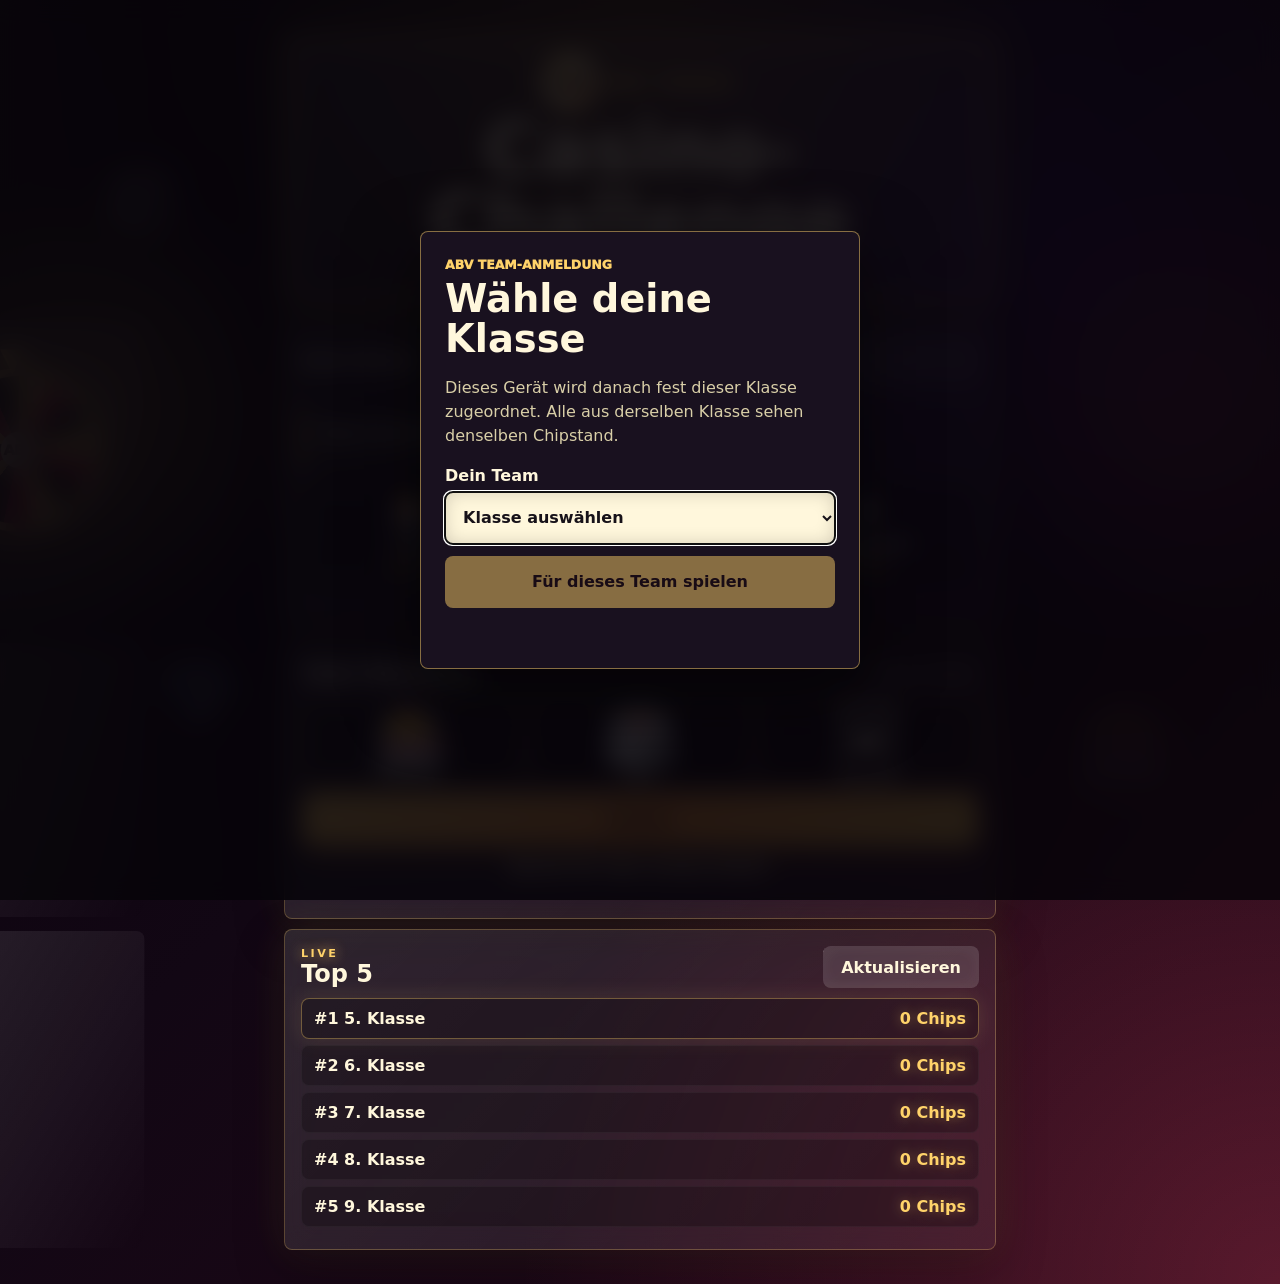
<file: index.html>
<!doctype html>
<html lang="de">
  <head>
    <meta charset="UTF-8" />
    <meta name="viewport" content="width=device-width, initial-scale=1.0" />
    <title>Abi Vegas - Casino-Challenge</title>
    <meta name="description" content="Abi Vegas Casino-Challenge für den Abi-Gag - nur mit Spielchips" />
    <link rel="stylesheet" href="styles.css" />
    <link rel="stylesheet" href="abv-fix.css" />
    <link rel="stylesheet" href="home-games.css" />
      <link rel="stylesheet" href="team-session.css" />
  </head>
  <body>
    <div class="vegas-bg" aria-hidden="true">
      <span class="bg-icon bg-icon-1">🎲</span>
      <span class="bg-icon bg-icon-2">♠</span>
      <span class="bg-icon bg-icon-3">💎</span>
      <span class="bg-icon bg-icon-4">🎰</span>
      <span class="bg-icon bg-icon-5">♥</span>
      <span class="bg-icon bg-icon-6">🃏</span>
    </div>

    <main class="app compact-app">
      <header class="hero card marquee-card compact-hero">
        <div class="brand-row">
          <div class="school-badge" aria-label="ABV">ABV</div>
          <p class="eyebrow">Abi Vegas</p>
        </div>
        <h1>Casino-Challenge</h1>
        <p class="subtitle">Klasse wählen, Spiel starten und Chips sammeln.</p>
      </header>

      <section class="card launchpad casino-panel" aria-label="Schnellstart">
        <div class="setup-row">
          <label for="classSelect">Deine Klasse</label>
          <select id="classSelect" aria-label="Klasse auswählen"></select>
        </div>

        <nav class="game-menu-grid" aria-label="Drei Spiele">
          <a class="game-option" href="#slotGame">
            <span class="game-icon" aria-hidden="true">🎰</span>
            <strong>Slot</strong>
            <span class="game-action">Spielen</span>
          </a>
          <a class="game-option" href="roulette.html">
            <span class="game-icon" aria-hidden="true">🎯</span>
            <strong>Roulette</strong>
            <span class="game-action">Öffnen</span>
          </a>
          <a class="game-option" href="blackjack.html">
            <span class="game-icon" aria-hidden="true">♠</span>
            <strong>Blackjack</strong>
            <span class="game-action">Öffnen</span>
          </a>
        </nav>

        <p class="play-note">Nur Spielchips. Kein Echtgeld, keine Käufe.</p>
      </section>

      <section id="slotGame" class="card game-card casino-panel compact-slot">
        <div class="section-head">
          <h2>Slot Machine</h2>
          <span class="mini-label">1 Dreh / 30 Sek.</span>
        </div>
        <div class="slot-machine" aria-live="polite">
          <div class="reel" id="reel1">🎰</div>
          <div class="reel" id="reel2">🎲</div>
          <div class="reel" id="reel3">🃏</div>
        </div>
        <button id="spinButton" class="primary-button">Drehen</button>
        <p id="resultText" class="result">Bereit für den ersten Dreh?</p>
        <p id="cooldownText" class="hint"></p>
        <div id="chipBurst" class="chip-burst" aria-hidden="true"></div>
      </section>

      <section class="card leaderboard-card casino-panel compact-ranking">
        <div class="section-head">
          <div>
            <p class="eyebrow">Live</p>
            <h2>Top 5</h2>
          </div>
          <button id="refreshButton" class="ghost-button">Aktualisieren</button>
        </div>
        <ol id="leaderboard" class="leaderboard"></ol>
      </section>
    </main>

    <script src="slot-app.js"></script>
      <script src="team-session.js"></script>
  </body>
</html>
</file>
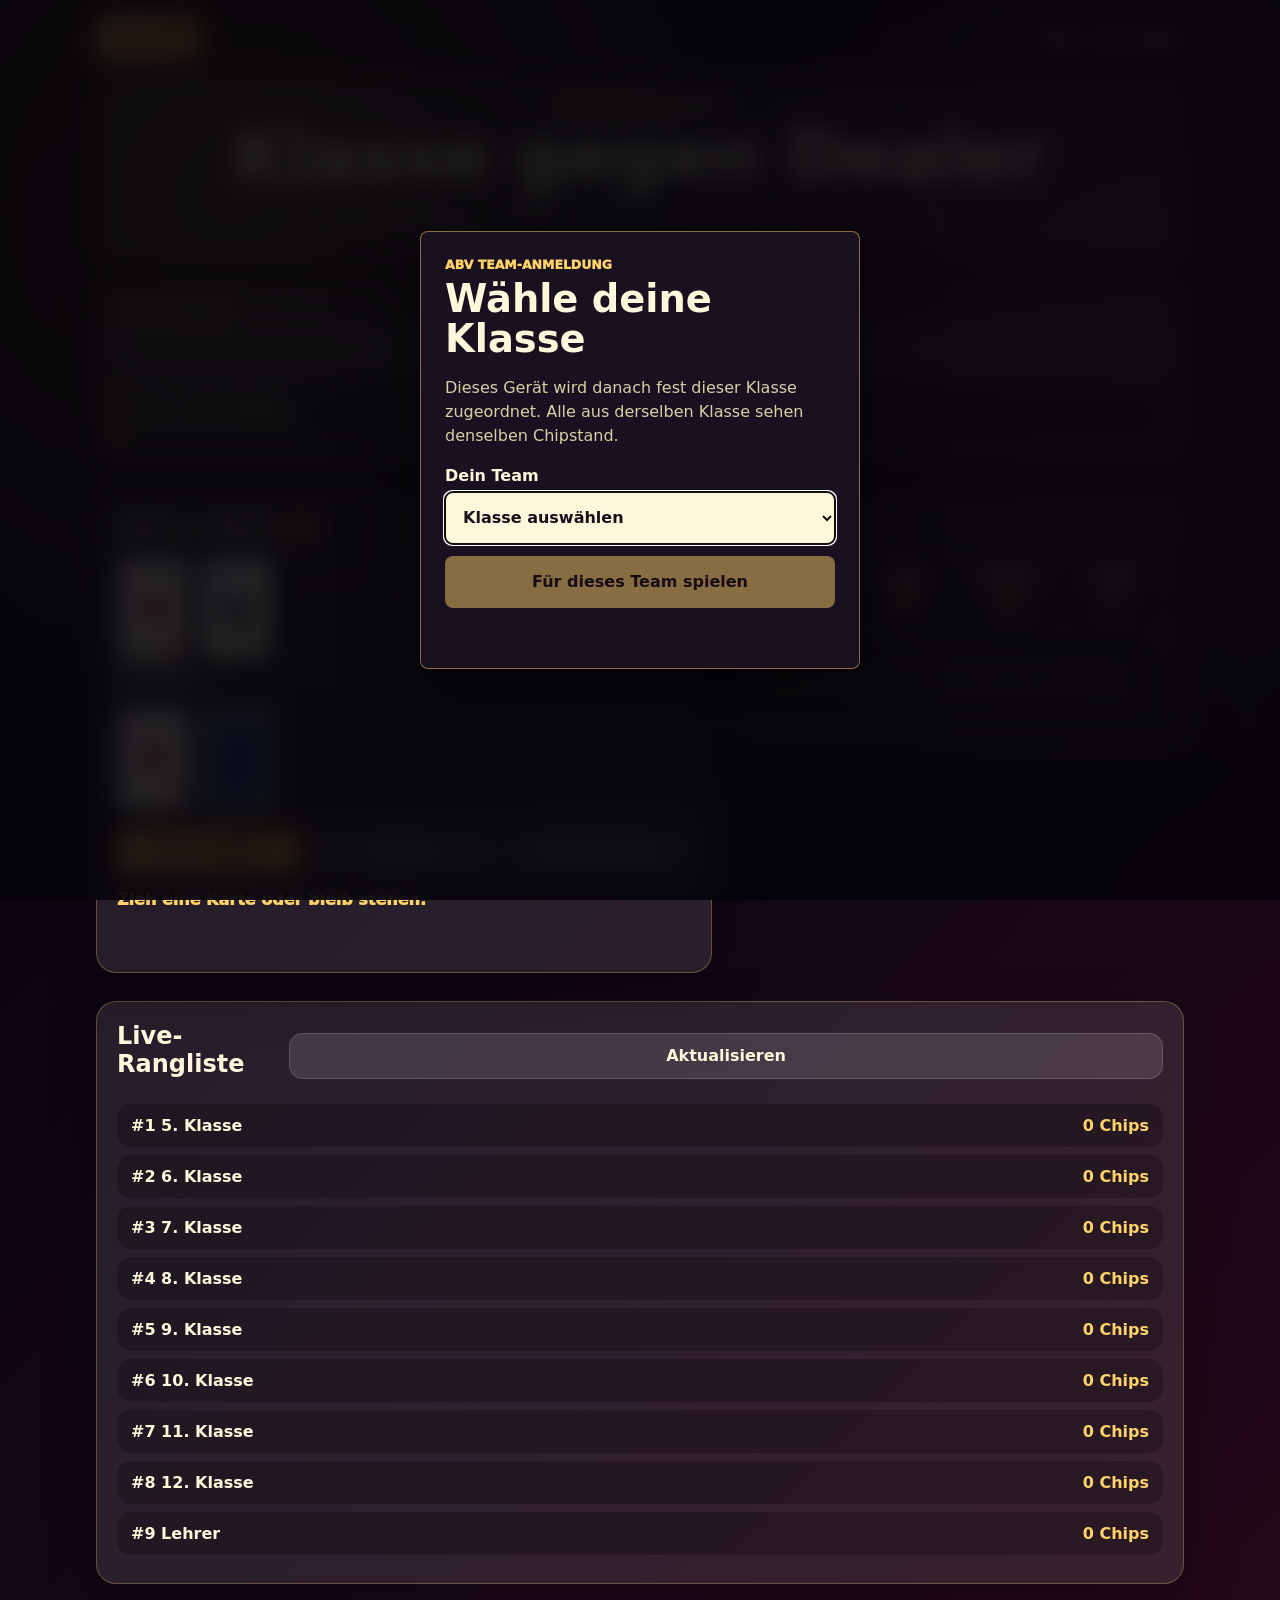
<file: blackjack.html>
<!doctype html>
<html lang="de">
  <head>
    <meta charset="UTF-8" />
    <meta name="viewport" content="width=device-width, initial-scale=1.0" />
    <title>Blackjack 21 - Abi Vegas</title>
    <meta name="description" content="Abi Vegas Blackjack-Spiel mit Klassenpunkten" />
    <link rel="stylesheet" href="event-game.css" />
      <link rel="stylesheet" href="team-session.css" />
  </head>
  <body>
    <main class="event-page">
      <nav class="topbar">
        <a href="index.html">Zurueck</a>
        <strong>ABV · Abi Vegas</strong>
      </nav>

      <section class="hero-panel">
        <p class="eyebrow">Blackjack 21</p>
        <h1>Klasse gegen Dealer</h1>
        <p class="muted">Gewinn die Runde, beantworte die Frage und sichere Chips fuer deine Klasse.</p>
      </section>

      <section class="panel">
        <label for="classSelect">Deine Klasse</label>
        <select id="classSelect"></select>
      </section>

      <section class="game-layout">
        <section class="panel">
          <h2>Deine Hand <span id="playerValue" class="chips"></span></h2>
          <div id="playerCards" class="card-row"></div>

          <h2>Dealer <span id="dealerValue" class="chips"></span></h2>
          <div id="dealerCards" class="card-row"></div>

          <div class="actions">
            <button id="hitButton">Karte ziehen</button>
            <button id="standButton" class="secondary">Stehen</button>
            <button id="newRoundButton" class="secondary">Neue Runde</button>
          </div>
          <p id="roundResult" class="result-text">Starte eine Runde und versuche, naeher an 21 zu landen.</p>
        </section>

        <aside class="panel">
          <h2>Punkte</h2>
          <div class="stat-grid">
            <div class="stat-box">Blackjack<span>60</span></div>
            <div class="stat-box">Sieg<span>30</span></div>
            <div class="stat-box">Remis<span>10</span></div>
            <div class="stat-box">Bust<span>0</span></div>
          </div>
          <div id="questionPanel" class="question-card">
            <p class="muted">Nach einem Gewinn erscheint hier die Frage.</p>
          </div>
        </aside>
      </section>

      <section class="panel">
        <div class="topbar">
          <h2>Live-Rangliste</h2>
          <button id="refreshButton" class="secondary">Aktualisieren</button>
        </div>
        <ol id="leaderboard" class="leaderboard"></ol>
      </section>
    </main>

    <script>
      const BACKEND_URL = "https://script.google.com/macros/s/AKfycbwX03awlXSE0UpGNAPfqugNwVJLqO_kv6ETfIaHREPLwBcwylxGbcjv3xWIjL1RWWGmHw/exec";
      const CLASSES = ["5", "6", "7", "8", "9", "10", "11", "12", "Lehrer"];
      const SUITS = [
        { symbol: "♠", name: "Pik", red: false },
        { symbol: "♥", name: "Herz", red: true },
        { symbol: "♦", name: "Karo", red: true },
        { symbol: "♣", name: "Kreuz", red: false }
      ];
      const QUESTIONS = {
        easy: [
          q("Wie viele Minuten hat eine Schulstunde meistens?", ["30", "45", "60", "90"], 1),
          q("Was ist 6 + 7?", ["11", "12", "13", "14"], 2),
          q("Was heisst Schule auf Englisch?", ["school", "street", "shop", "sport"], 0),
          q("Welche Farbe entsteht aus Blau und Gelb?", ["Rot", "Gruen", "Lila", "Orange"], 1)
        ],
        medium: [
          q("Wie viele Bundeslaender hat Deutschland?", ["12", "14", "16", "18"], 2),
          q("Was ist 25 Prozent von 80?", ["15", "20", "25", "30"], 1),
          q("Welche Wortart beschreibt Eigenschaften?", ["Nomen", "Verb", "Adjektiv", "Artikel"], 2),
          q("Bei welchem Spiel will man nah an 21 kommen?", ["Roulette", "Blackjack", "Memory", "Schach"], 1)
        ],
        hard: [
          q("In welchem Jahr fiel die Berliner Mauer?", ["1961", "1989", "1999", "1945"], 1),
          q("Was ist 12 x 12?", ["124", "132", "144", "156"], 2),
          q("Was bedeutet 'however'?", ["deshalb", "jedoch", "ausserdem", "niemals"], 1),
          q("Welches Fach passt am ehesten zu Karten und Wahrscheinlichkeiten?", ["Mathe", "Kunst", "Sport", "Musik"], 0)
        ],
        teacher: [
          q("Was macht ein gutes Schulspiel aus?", ["kurz, fair und verstaendlich", "moeglichst kompliziert", "unfair", "nur fuer Profis"], 0),
          q("Was ist beim Abi-Streich wichtiger als Gewinnen?", ["Fairness", "Lautstaerke", "Stress", "Chaos"], 0),
          q("Womit spielen wir bei Abi Vegas statt echtem Geld?", ["Chips", "Noten", "Hausaufgaben", "Namen"], 0)
        ]
      };

      const state = {
        deck: [],
        player: [],
        dealer: [],
        roundOver: false,
        pending: null,
        scores: Object.fromEntries(CLASSES.map(k => [k, 0]))
      };

      const classSelect = document.querySelector("#classSelect");
      const playerCards = document.querySelector("#playerCards");
      const dealerCards = document.querySelector("#dealerCards");
      const playerValue = document.querySelector("#playerValue");
      const dealerValue = document.querySelector("#dealerValue");
      const hitButton = document.querySelector("#hitButton");
      const standButton = document.querySelector("#standButton");
      const newRoundButton = document.querySelector("#newRoundButton");
      const roundResult = document.querySelector("#roundResult");
      const questionPanel = document.querySelector("#questionPanel");
      const leaderboard = document.querySelector("#leaderboard");

      function q(text, choices, correctIndex) { return { text, choices, correctIndex }; }
      function formatClassName(k) { return k === "Lehrer" ? "Lehrer" : `${k}. Klasse`; }

      function init() {
        classSelect.innerHTML = CLASSES.map(k => `<option value="${k}">${formatClassName(k)}</option>`).join("");
        const savedClass = localStorage.getItem("abiVegasClass");
        classSelect.value = CLASSES.includes(savedClass) ? savedClass : "5";
        classSelect.addEventListener("change", () => localStorage.setItem("abiVegasClass", classSelect.value));
        hitButton.addEventListener("click", hit);
        standButton.addEventListener("click", stand);
        newRoundButton.addEventListener("click", newRound);
        document.querySelector("#refreshButton").addEventListener("click", loadScores);
        newRound();
        loadScores();
      }

      function buildDeck() {
        const ranks = [
          { label: "A", value: 11 }, { label: "2", value: 2 }, { label: "3", value: 3 }, { label: "4", value: 4 },
          { label: "5", value: 5 }, { label: "6", value: 6 }, { label: "7", value: 7 }, { label: "8", value: 8 },
          { label: "9", value: 9 }, { label: "10", value: 10 }, { label: "J", value: 10 }, { label: "Q", value: 10 }, { label: "K", value: 10 }
        ];
        return SUITS.flatMap(suit => ranks.map(rank => ({ ...rank, suit: suit.symbol, suitName: suit.name, red: suit.red })));
      }

      function shuffle(cards) {
        const deck = [...cards];
        for (let i = deck.length - 1; i > 0; i--) {
          const j = Math.floor(Math.random() * (i + 1));
          [deck[i], deck[j]] = [deck[j], deck[i]];
        }
        return deck;
      }

      function draw() { return state.deck.pop(); }

      function handValue(cards) {
        let total = cards.reduce((sum, card) => sum + card.value, 0);
        let aces = cards.filter(card => card.label === "A").length;
        while (total > 21 && aces > 0) { total -= 10; aces--; }
        return total;
      }

      function newRound() {
        state.deck = shuffle(buildDeck());
        state.player = [draw(), draw()];
        state.dealer = [draw(), draw()];
        state.roundOver = false;
        state.pending = null;
        questionPanel.innerHTML = `<p class="muted">Nach einem Gewinn erscheint hier die Frage.</p>`;
        roundResult.textContent = "Zieh eine Karte oder bleib stehen.";
        renderHands(false);
        updateButtons();

        const playerScore = handValue(state.player);
        const dealerScore = handValue(state.dealer);
        if (playerScore === 21 || dealerScore === 21) {
          if (playerScore === dealerScore) finishRound("push");
          else if (playerScore === 21) finishRound("blackjack");
          else finishRound("dealer");
        }
      }

      function renderCards(target, cards, hideSecond) {
        target.innerHTML = cards.map((card, index) => {
          if (hideSecond && index === 1) return `<span class="playing-card hidden" aria-label="Verdeckte Karte"></span>`;
          return `
            <span class="playing-card ${card.red ? "red" : ""}" aria-label="${card.label} ${card.suitName}">
              <span class="card-corner">${card.label}<small>${card.suit}</small></span>
              <span class="card-suit">${card.suit}</span>
              <span class="card-corner bottom">${card.label}<small>${card.suit}</small></span>
            </span>
          `;
        }).join("");
      }

      function renderHands(revealDealer) {
        renderCards(playerCards, state.player, false);
        renderCards(dealerCards, state.dealer, !revealDealer && !state.roundOver);
        playerValue.textContent = handValue(state.player);
        dealerValue.textContent = revealDealer || state.roundOver ? handValue(state.dealer) : "?";
      }

      function updateButtons() {
        hitButton.disabled = state.roundOver || Boolean(state.pending);
        standButton.disabled = state.roundOver || Boolean(state.pending);
      }

      function hit() {
        if (state.roundOver || state.pending) return;
        state.player.push(draw());
        renderHands(false);
        if (handValue(state.player) > 21) finishRound("bust");
      }

      function stand() {
        if (state.roundOver || state.pending) return;
        while (handValue(state.dealer) < 17) state.dealer.push(draw());
        const playerScore = handValue(state.player);
        const dealerScore = handValue(state.dealer);
        if (dealerScore > 21 || playerScore > dealerScore) finishRound("win");
        else if (playerScore === dealerScore) finishRound("push");
        else finishRound("dealer");
      }

      function finishRound(result) {
        state.roundOver = true;
        renderHands(true);
        updateButtons();
        const prize = result === "blackjack" ? 60 : result === "win" ? 30 : result === "push" ? 10 : 0;
        const messages = {
          blackjack: "Blackjack! Frage richtig = 60 Chips.",
          win: "Gewonnen! Frage richtig = 30 Chips.",
          push: "Unentschieden. Frage richtig = 10 Chips.",
          bust: "Ueber 21. Diese Runde gibt keine Chips.",
          dealer: "Dealer gewinnt. Diese Runde gibt keine Chips."
        };
        roundResult.textContent = messages[result];
        if (prize > 0) showQuestion(prize);
      }

      function difficulty() {
        const k = classSelect.value;
        if (k === "Lehrer") return "teacher";
        const grade = Number(k);
        if (grade <= 6) return "easy";
        if (grade <= 9) return "medium";
        return "hard";
      }

      function showQuestion(points) {
        const pool = QUESTIONS[difficulty()];
        const question = pool[Math.floor(Math.random() * pool.length)];
        state.pending = { question, points };
        questionPanel.innerHTML = `<div><p class="chips">Gewinnchance: ${points} Chips</p><h3>${question.text}</h3><div class="answer-grid">${question.choices.map((choice, index) => `<button class="secondary" data-answer="${index}">${choice}</button>`).join("")}</div></div>`;
        questionPanel.querySelectorAll("[data-answer]").forEach(button => button.addEventListener("click", () => answerQuestion(Number(button.dataset.answer))));
      }

      async function answerQuestion(index) {
        if (!state.pending) return;
        const { question, points } = state.pending;
        const correct = index === question.correctIndex;
        questionPanel.querySelectorAll("button").forEach(button => button.disabled = true);
        state.pending = null;
        if (!correct) {
          roundResult.textContent = `Leider falsch. Richtig waere: ${question.choices[question.correctIndex]}.`;
          return;
        }
        const klasse = classSelect.value;
        roundResult.textContent = `${formatClassName(klasse)} gewinnt ${points} Chips beim Blackjack!`;
        updateLocalScore(klasse, points);
        try { await addPoints(klasse, points, "blackjack"); await loadScores(); } catch (error) { console.warn(error); }
      }

      function updateLocalScore(klasse, points) { state.scores[klasse] = (state.scores[klasse] || 0) + points; renderLeaderboard(); }
      function jsonp(action, params = {}) {
        return new Promise((resolve, reject) => {
          const callbackName = `abiVegasCallback_${Date.now()}_${Math.floor(Math.random() * 10000)}`;
          const url = new URL(BACKEND_URL);
          url.searchParams.set("action", action); url.searchParams.set("callback", callbackName);
          Object.entries(params).forEach(([key, value]) => url.searchParams.set(key, value));
          const script = document.createElement("script");
          const timeout = setTimeout(() => { cleanup(); reject(new Error("Backend antwortet nicht.")); }, 10000);
          function cleanup() { clearTimeout(timeout); delete window[callbackName]; script.remove(); }
          window[callbackName] = data => { cleanup(); resolve(data); };
          script.onerror = () => { cleanup(); reject(new Error("Backend konnte nicht geladen werden.")); };
          script.src = url.toString(); document.body.appendChild(script);
        });
      }
      function addPoints(klasse, points, game) { return AbiVegasTeam.addPoints(points, game); }
      async function loadScores() {
        try {
          const data = await jsonp("scores");
          if (data.ok && data.scores) {
            state.scores = Object.fromEntries(CLASSES.map(k => [k, 0]));
            data.scores.forEach(item => { if (CLASSES.includes(String(item.klasse))) state.scores[String(item.klasse)] = Number(item.chips || 0); });
          }
        } catch (error) { console.warn(error); }
        renderLeaderboard();
      }
      function renderLeaderboard() { leaderboard.innerHTML = Object.entries(state.scores).sort((a,b)=>b[1]-a[1]).map(([k,v],i)=>`<li><span>#${i+1} ${formatClassName(k)}</span><span class="chips">${v} Chips</span></li>`).join(""); }

      init();
    </script>
      <script src="team-session.js"></script>
  </body>
</html>
</file>
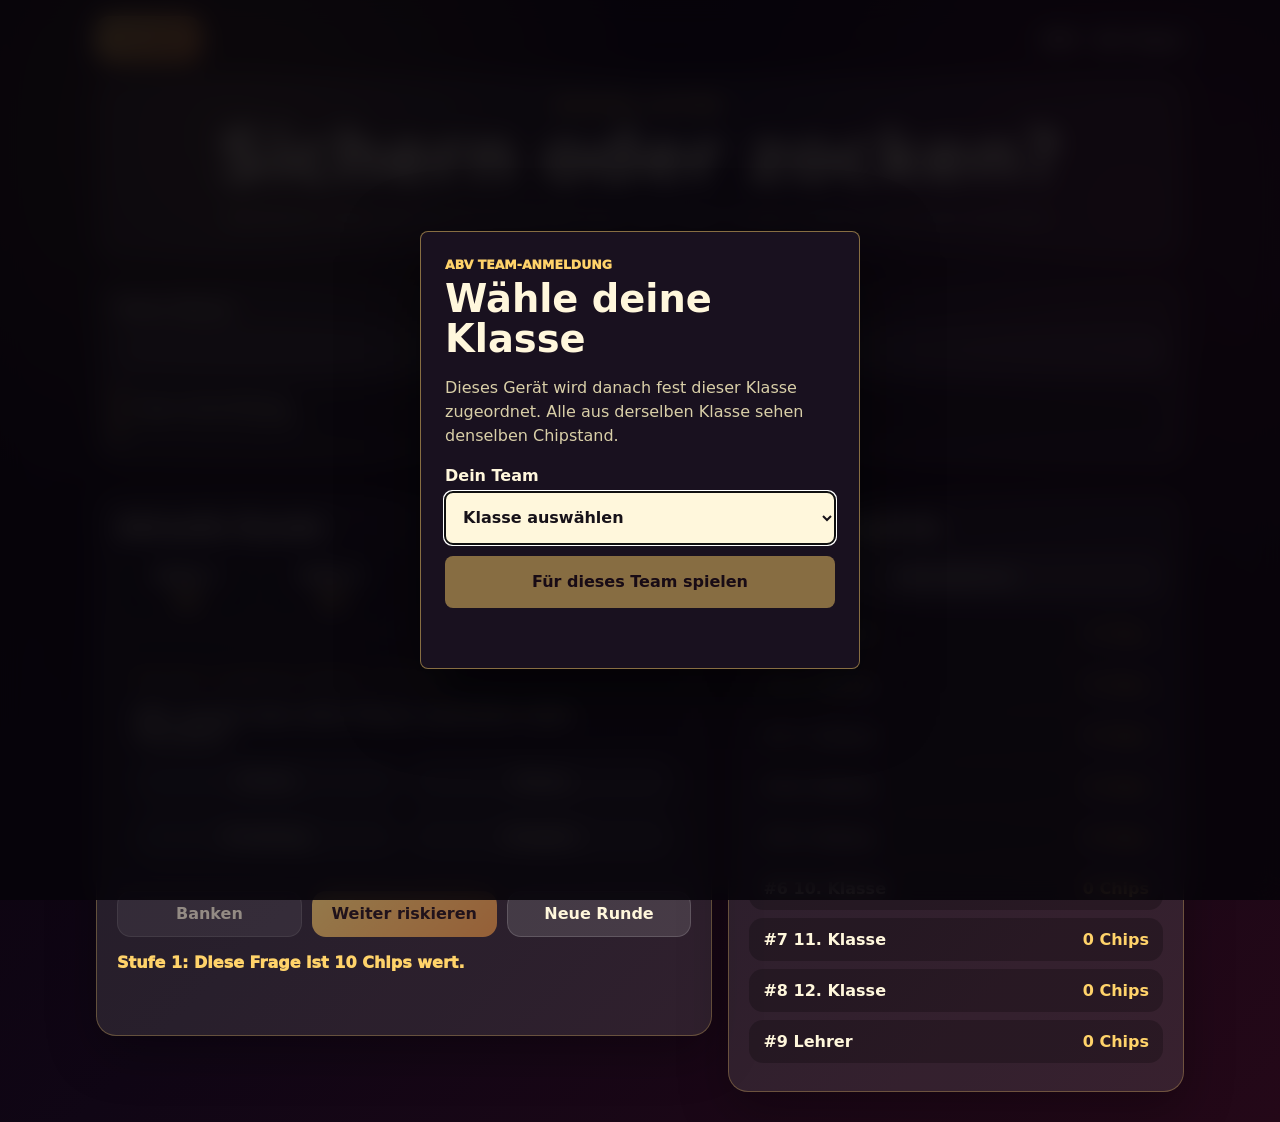
<file: challenge.html>
<!doctype html>
<html lang="de">
  <head>
    <meta charset="UTF-8" />
    <meta name="viewport" content="width=device-width, initial-scale=1.0" />
    <title>Risiko-Leiter - Abi Vegas</title>
    <meta name="description" content="Abi Vegas Risiko-Leiter mit Klassenpunkten" />
    <link rel="stylesheet" href="event-game.css" />
      <link rel="stylesheet" href="team-session.css" />
  </head>
  <body>
    <main class="event-page">
      <nav class="topbar">
        <a href="index.html">Zurueck</a>
        <strong>ABV · Abi Vegas</strong>
      </nav>

      <section class="hero-panel">
        <p class="eyebrow">Risiko-Leiter</p>
        <h1>Sichern oder zocken?</h1>
        <p class="muted">Beantworte Fragen fuer 10, 25, 50 und 100 Chips. Nach jeder richtigen Antwort entscheidet die Klasse.</p>
      </section>

      <section class="panel">
        <label for="classSelect">Deine Klasse</label>
        <select id="classSelect"></select>
      </section>

      <section class="game-layout">
        <section class="panel">
          <h2>Aktuelle Runde</h2>
          <div class="stat-grid">
            <div class="stat-box">Stufe 1<span>10</span></div>
            <div class="stat-box">Stufe 2<span>25</span></div>
            <div class="stat-box">Stufe 3<span>50</span></div>
            <div class="stat-box">Finale<span>100</span></div>
          </div>
          <div id="questionPanel" class="question-card"></div>
          <div class="actions">
            <button id="bankButton" class="secondary">Banken</button>
            <button id="continueButton">Weiter riskieren</button>
            <button id="newRoundButton" class="secondary">Neue Runde</button>
          </div>
          <p id="statusText" class="result-text">Starte eine neue Runde.</p>
        </section>

        <aside class="panel">
          <h2>Live-Rangliste</h2>
          <button id="refreshButton" class="secondary">Aktualisieren</button>
          <ol id="leaderboard" class="leaderboard"></ol>
        </aside>
      </section>
    </main>

    <script>
      const BACKEND_URL = "https://script.google.com/macros/s/AKfycbwX03awlXSE0UpGNAPfqugNwVJLqO_kv6ETfIaHREPLwBcwylxGbcjv3xWIjL1RWWGmHw/exec";
      const CLASSES = ["5", "6", "7", "8", "9", "10", "11", "12", "Lehrer"];
      const LEVELS = [10, 25, 50, 100];
      const QUESTIONS = {
        easy: [
          q("Wie viele Minuten hat eine Stunde?", ["30", "45", "60", "90"], 2),
          q("Was ist 9 + 8?", ["15", "16", "17", "18"], 2),
          q("Welche Farbe entsteht aus Blau und Gelb?", ["Rot", "Gruen", "Lila", "Orange"], 1),
          q("Was braucht man zum Schreiben im Unterricht?", ["Stift", "Teller", "Schuh", "Kerze"], 0),
          q("Wie nennt man eine Pause zwischen zwei Stunden?", ["Ferien", "Pause", "Pruefung", "Zeugnis"], 1)
        ],
        medium: [
          q("Wie viele Bundeslaender hat Deutschland?", ["12", "14", "16", "18"], 2),
          q("Was ist 30 Prozent von 90?", ["18", "21", "24", "27"], 3),
          q("Welche Wortart beschreibt Eigenschaften?", ["Nomen", "Verb", "Adjektiv", "Artikel"], 2),
          q("Welcher Fluss fliesst durch Koeln?", ["Elbe", "Rhein", "Donau", "Spree"], 1),
          q("Was heisst 'gewinnen' auf Englisch?", ["lose", "win", "wait", "write"], 1)
        ],
        hard: [
          q("Was ist 12 x 12?", ["124", "132", "144", "156"], 2),
          q("In welchem Jahr fiel die Berliner Mauer?", ["1961", "1989", "1999", "1945"], 1),
          q("Was ist 15 Prozent von 200?", ["20", "25", "30", "35"], 2),
          q("Was bedeutet 'however'?", ["deshalb", "jedoch", "ausserdem", "niemals"], 1),
          q("Was zeigt eine Temperaturkurve im Klimadiagramm?", ["Temperatur", "Einwohnerzahl", "Hoehe", "Uhrzeit"], 0)
        ],
        teacher: [
          q("Was macht eine gute Pausenaktion aus?", ["fair und kurz", "moeglichst laut", "unklar", "nur fuer wenige"], 0),
          q("Was sollte bei Schulspielen vermieden werden?", ["Teamwork", "Bloßstellen", "klare Regeln", "Spass"], 1),
          q("Welche Regel passt zu Abi Vegas?", ["Chips statt Geld", "echtes Geld", "Namen sammeln", "Minuspunkte"], 0),
          q("Was zaehlt in der App?", ["Klassenpunkte", "Einzelnamen", "Noten", "Fehltage"], 0)
        ]
      };

      const state = {
        level: 0,
        bankable: 0,
        active: false,
        waitingChoice: false,
        currentQuestion: null,
        scores: Object.fromEntries(CLASSES.map(k => [k, 0]))
      };

      const classSelect = document.querySelector("#classSelect");
      const questionPanel = document.querySelector("#questionPanel");
      const statusText = document.querySelector("#statusText");
      const bankButton = document.querySelector("#bankButton");
      const continueButton = document.querySelector("#continueButton");
      const newRoundButton = document.querySelector("#newRoundButton");
      const leaderboard = document.querySelector("#leaderboard");

      function q(text, choices, correctIndex) { return { text, choices, correctIndex }; }
      function formatClassName(k) { return k === "Lehrer" ? "Lehrer" : `${k}. Klasse`; }

      function init() {
        classSelect.innerHTML = CLASSES.map(k => `<option value="${k}">${formatClassName(k)}</option>`).join("");
        const savedClass = localStorage.getItem("abiVegasClass");
        classSelect.value = CLASSES.includes(savedClass) ? savedClass : "5";
        classSelect.addEventListener("change", () => localStorage.setItem("abiVegasClass", classSelect.value));
        bankButton.addEventListener("click", bankPoints);
        continueButton.addEventListener("click", nextQuestion);
        newRoundButton.addEventListener("click", startRound);
        document.querySelector("#refreshButton").addEventListener("click", loadScores);
        startRound();
        loadScores();
      }

      function difficulty() {
        const k = classSelect.value;
        if (k === "Lehrer") return "teacher";
        const grade = Number(k);
        if (grade <= 6) return "easy";
        if (grade <= 9) return "medium";
        return "hard";
      }

      function startRound() {
        state.level = 0;
        state.bankable = 0;
        state.active = true;
        state.waitingChoice = false;
        nextQuestion();
      }

      function nextQuestion() {
        if (!state.active) return;
        state.waitingChoice = false;
        const pool = QUESTIONS[difficulty()];
        state.currentQuestion = pool[Math.floor(Math.random() * pool.length)];
        const prize = LEVELS[state.level];
        statusText.textContent = `Stufe ${state.level + 1}: Diese Frage ist ${prize} Chips wert.`;
        renderQuestion(prize);
        updateButtons();
      }

      function renderQuestion(prize) {
        const question = state.currentQuestion;
        questionPanel.innerHTML = `<p class="chips">Aktueller moeglicher Gewinn: ${prize} Chips</p><h3>${question.text}</h3><div class="answer-grid">${question.choices.map((choice, index) => `<button class="secondary" data-answer="${index}">${choice}</button>`).join("")}</div>`;
        questionPanel.querySelectorAll("[data-answer]").forEach(button => button.addEventListener("click", () => answerQuestion(Number(button.dataset.answer))));
      }

      function answerQuestion(index) {
        if (!state.active || state.waitingChoice) return;
        const question = state.currentQuestion;
        questionPanel.querySelectorAll("button").forEach(button => button.disabled = true);
        if (index !== question.correctIndex) {
          state.active = false;
          state.bankable = 0;
          statusText.textContent = `Falsch. Richtig waere: ${question.choices[question.correctIndex]}. Diese Runde bringt keine Chips.`;
          updateButtons();
          return;
        }

        state.bankable = LEVELS[state.level];
        state.waitingChoice = true;
        if (state.level === LEVELS.length - 1) {
          statusText.textContent = "Finale richtig. Die 100 Chips werden gesichert.";
          bankPoints();
          return;
        }
        statusText.textContent = `Richtig. ${state.bankable} Chips sichern oder fuer ${LEVELS[state.level + 1]} Chips weiter riskieren?`;
        state.level += 1;
        updateButtons();
      }

      async function bankPoints() {
        if (!state.bankable) return;
        const points = state.bankable;
        const klasse = classSelect.value;
        state.active = false;
        state.waitingChoice = false;
        state.bankable = 0;
        statusText.textContent = `${formatClassName(klasse)} sichert ${points} Chips!`;
        questionPanel.innerHTML = `<p class="muted">Runde beendet. Starte direkt die naechste Risiko-Leiter.</p>`;
        updateButtons();
        updateLocalScore(klasse, points);
        try { await addPoints(klasse, points, "challenge"); await loadScores(); } catch (error) { console.warn(error); }
      }

      function updateButtons() {
        bankButton.disabled = !state.waitingChoice || !state.bankable;
        continueButton.disabled = !state.waitingChoice || !state.active;
      }

      function updateLocalScore(klasse, points) { state.scores[klasse] = (state.scores[klasse] || 0) + points; renderLeaderboard(); }
      function jsonp(action, params = {}) {
        return new Promise((resolve, reject) => {
          const callbackName = `abiVegasCallback_${Date.now()}_${Math.floor(Math.random() * 10000)}`;
          const url = new URL(BACKEND_URL);
          url.searchParams.set("action", action); url.searchParams.set("callback", callbackName);
          Object.entries(params).forEach(([key, value]) => url.searchParams.set(key, value));
          const script = document.createElement("script");
          const timeout = setTimeout(() => { cleanup(); reject(new Error("Backend antwortet nicht.")); }, 10000);
          function cleanup() { clearTimeout(timeout); delete window[callbackName]; script.remove(); }
          window[callbackName] = data => { cleanup(); resolve(data); };
          script.onerror = () => { cleanup(); reject(new Error("Backend konnte nicht geladen werden.")); };
          script.src = url.toString(); document.body.appendChild(script);
        });
      }
      function addPoints(klasse, points, game) { return AbiVegasTeam.addPoints(points, game); }
      async function loadScores() {
        try {
          const data = await jsonp("scores");
          if (data.ok && data.scores) {
            state.scores = Object.fromEntries(CLASSES.map(k => [k, 0]));
            data.scores.forEach(item => { if (CLASSES.includes(String(item.klasse))) state.scores[String(item.klasse)] = Number(item.chips || 0); });
          }
        } catch (error) { console.warn(error); }
        renderLeaderboard();
      }
      function renderLeaderboard() { leaderboard.innerHTML = Object.entries(state.scores).sort((a,b)=>b[1]-a[1]).map(([k,v],i)=>`<li><span>#${i+1} ${formatClassName(k)}</span><span class="chips">${v} Chips</span></li>`).join(""); }

      init();
    </script>
      <script src="team-session.js"></script>
  </body>
</html>
</file>
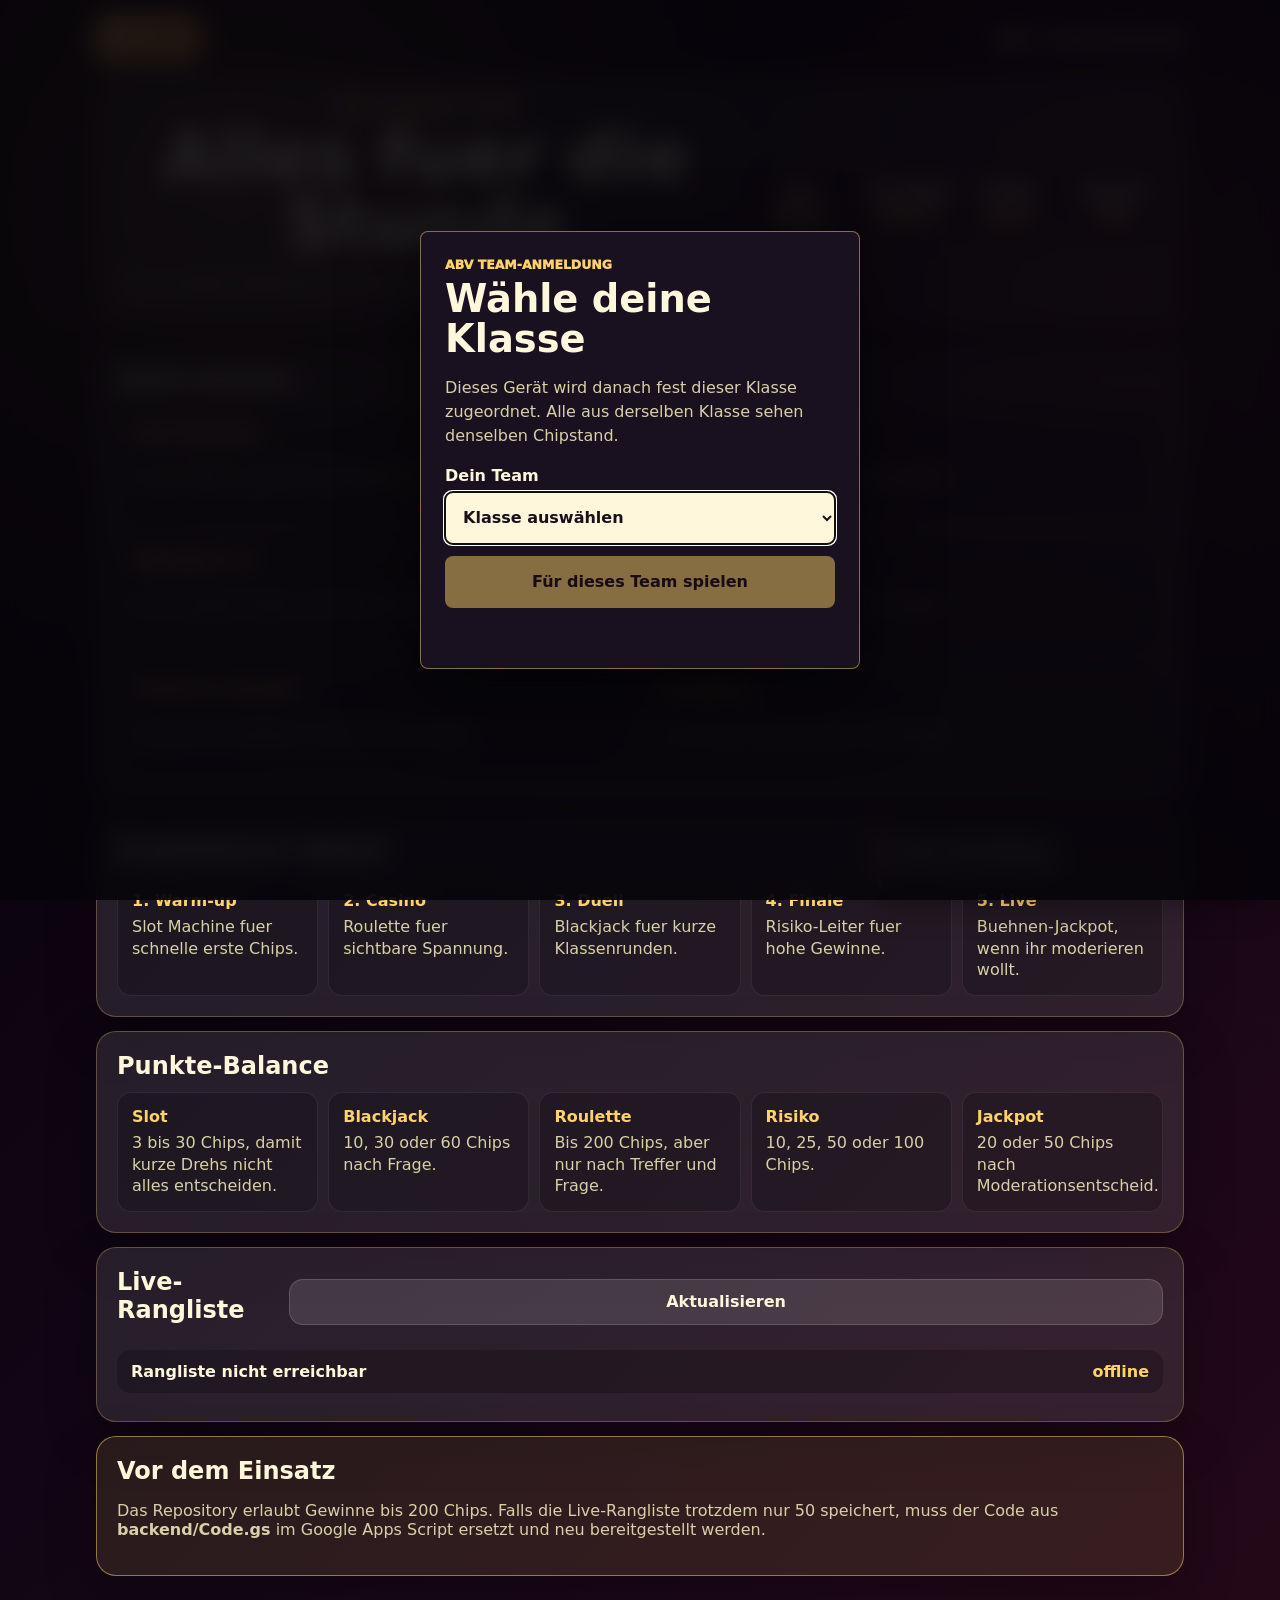
<file: event.html>
<!doctype html>
<html lang="de">
  <head>
    <meta charset="UTF-8" />
    <meta name="viewport" content="width=device-width, initial-scale=1.0" />
    <title>Event-Zentrale - Abi Vegas</title>
    <meta name="description" content="Abi Vegas Event-Zentrale mit Spielstart, Rangliste und Ablauf" />
    <link rel="stylesheet" href="event-game.css" />
    <link rel="stylesheet" href="event-center.css" />
      <link rel="stylesheet" href="team-session.css" />
  </head>
  <body>
    <main class="event-page">
      <nav class="topbar">
        <a href="index.html">Zurueck</a>
        <strong>ABV · Event-Zentrale</strong>
      </nav>

      <section class="hero-panel hub-hero">
        <div>
          <p class="eyebrow">Abi Vegas Live</p>
          <h1>Alles fuer die Stunde</h1>
          <p class="muted">Startet Spiele, beobachtet die Rangliste und haltet den Ablauf ruhig und fair.</p>
        </div>
        <div class="stat-grid">
          <div class="stat-box">Slot<span>klein</span></div>
          <div class="stat-box">Blackjack<span>mittel</span></div>
          <div class="stat-box">Risiko<span>hoch</span></div>
          <div class="stat-box">Jackpot<span>live</span></div>
        </div>
      </section>

      <section class="panel">
        <h2>Spiel starten</h2>
        <div class="hub-actions">
          <a class="hub-link" href="index.html#slotGame"><strong>Slot Machine</strong><span>Kurzer Warm-up-Dreh fuer einzelne Klassen.</span></a>
          <a class="hub-link" href="roulette.html"><strong>Abi Roulette</strong><span>Setzen, drehen, Frage beantworten.</span></a>
          <a class="hub-link" href="blackjack.html"><strong>Blackjack 21</strong><span>Klasse gegen Dealer mit echten Spielkarten.</span></a>
          <a class="hub-link" href="challenge.html"><strong>Risiko-Leiter</strong><span>Chips sichern oder weiter riskieren.</span></a>
          <a class="hub-link" href="jackpot.html"><strong>Buehnen-Jackpot</strong><span>Moderierte Aufgaben und einfache Fragen.</span></a>
          <a class="hub-link" href="#leaderboardPanel"><strong>Rangliste</strong><span>Live-Stand aktualisieren und zeigen.</span></a>
        </div>
      </section>

      <section class="panel">
        <h2>Empfohlener Ablauf</h2>
        <div class="run-grid">
          <div class="run-step"><strong>1. Warm-up</strong><p>Slot Machine fuer schnelle erste Chips.</p></div>
          <div class="run-step"><strong>2. Casino</strong><p>Roulette fuer sichtbare Spannung.</p></div>
          <div class="run-step"><strong>3. Duell</strong><p>Blackjack fuer kurze Klassenrunden.</p></div>
          <div class="run-step"><strong>4. Finale</strong><p>Risiko-Leiter fuer hohe Gewinne.</p></div>
          <div class="run-step"><strong>5. Live</strong><p>Buehnen-Jackpot, wenn ihr moderieren wollt.</p></div>
        </div>
      </section>

      <section class="panel">
        <h2>Punkte-Balance</h2>
        <div class="balance-grid">
          <div class="balance-item"><strong>Slot</strong><p>3 bis 30 Chips, damit kurze Drehs nicht alles entscheiden.</p></div>
          <div class="balance-item"><strong>Blackjack</strong><p>10, 30 oder 60 Chips nach Frage.</p></div>
          <div class="balance-item"><strong>Roulette</strong><p>Bis 200 Chips, aber nur nach Treffer und Frage.</p></div>
          <div class="balance-item"><strong>Risiko</strong><p>10, 25, 50 oder 100 Chips.</p></div>
          <div class="balance-item"><strong>Jackpot</strong><p>20 oder 50 Chips nach Moderationsentscheid.</p></div>
        </div>
      </section>

      <section id="leaderboardPanel" class="panel">
        <div class="topbar">
          <h2>Live-Rangliste</h2>
          <button id="refreshButton" class="secondary">Aktualisieren</button>
        </div>
        <ol id="leaderboard" class="leaderboard"></ol>
      </section>

      <section class="panel deploy-note">
        <h2>Vor dem Einsatz</h2>
        <p class="muted">Das Repository erlaubt Gewinne bis 200 Chips. Falls die Live-Rangliste trotzdem nur 50 speichert, muss der Code aus <strong>backend/Code.gs</strong> im Google Apps Script ersetzt und neu bereitgestellt werden.</p>
      </section>
    </main>

    <script>
      const BACKEND_URL = "https://script.google.com/macros/s/AKfycbwX03awlXSE0UpGNAPfqugNwVJLqO_kv6ETfIaHREPLwBcwylxGbcjv3xWIjL1RWWGmHw/exec";
      const CLASSES = ["5", "6", "7", "8", "9", "10", "11", "12", "Lehrer"];
      const leaderboard = document.querySelector("#leaderboard");
      document.querySelector("#refreshButton").addEventListener("click", loadScores);

      function formatClassName(k) { return k === "Lehrer" ? "Lehrer" : `${k}. Klasse`; }
      function jsonp(action, params = {}) {
        return new Promise((resolve, reject) => {
          const callbackName = `abiVegasCallback_${Date.now()}_${Math.floor(Math.random() * 10000)}`;
          const url = new URL(BACKEND_URL);
          url.searchParams.set("action", action);
          url.searchParams.set("callback", callbackName);
          Object.entries(params).forEach(([key, value]) => url.searchParams.set(key, value));
          const script = document.createElement("script");
          const timeout = setTimeout(() => { cleanup(); reject(new Error("Backend antwortet nicht.")); }, 10000);
          function cleanup() { clearTimeout(timeout); delete window[callbackName]; script.remove(); }
          window[callbackName] = data => { cleanup(); resolve(data); };
          script.onerror = () => { cleanup(); reject(new Error("Backend konnte nicht geladen werden.")); };
          script.src = url.toString();
          document.body.appendChild(script);
        });
      }
      async function loadScores() {
        try {
          const data = await jsonp("scores");
          const scores = Object.fromEntries(CLASSES.map(k => [k, 0]));
          if (data.ok && data.scores) {
            data.scores.forEach(item => {
              const klasse = String(item.klasse);
              if (CLASSES.includes(klasse)) scores[klasse] = Number(item.chips || 0);
            });
          }
          leaderboard.innerHTML = Object.entries(scores).sort((a, b) => b[1] - a[1]).map(([klasse, chips], index) => `<li><span>#${index + 1} ${formatClassName(klasse)}</span><span class="chips">${chips} Chips</span></li>`).join("");
        } catch (error) {
          console.warn(error);
          leaderboard.innerHTML = `<li><span>Rangliste nicht erreichbar</span><span class="chips">offline</span></li>`;
        }
      }

      loadScores();
    </script>
      <script src="team-session.js"></script>
  </body>
</html>
</file>
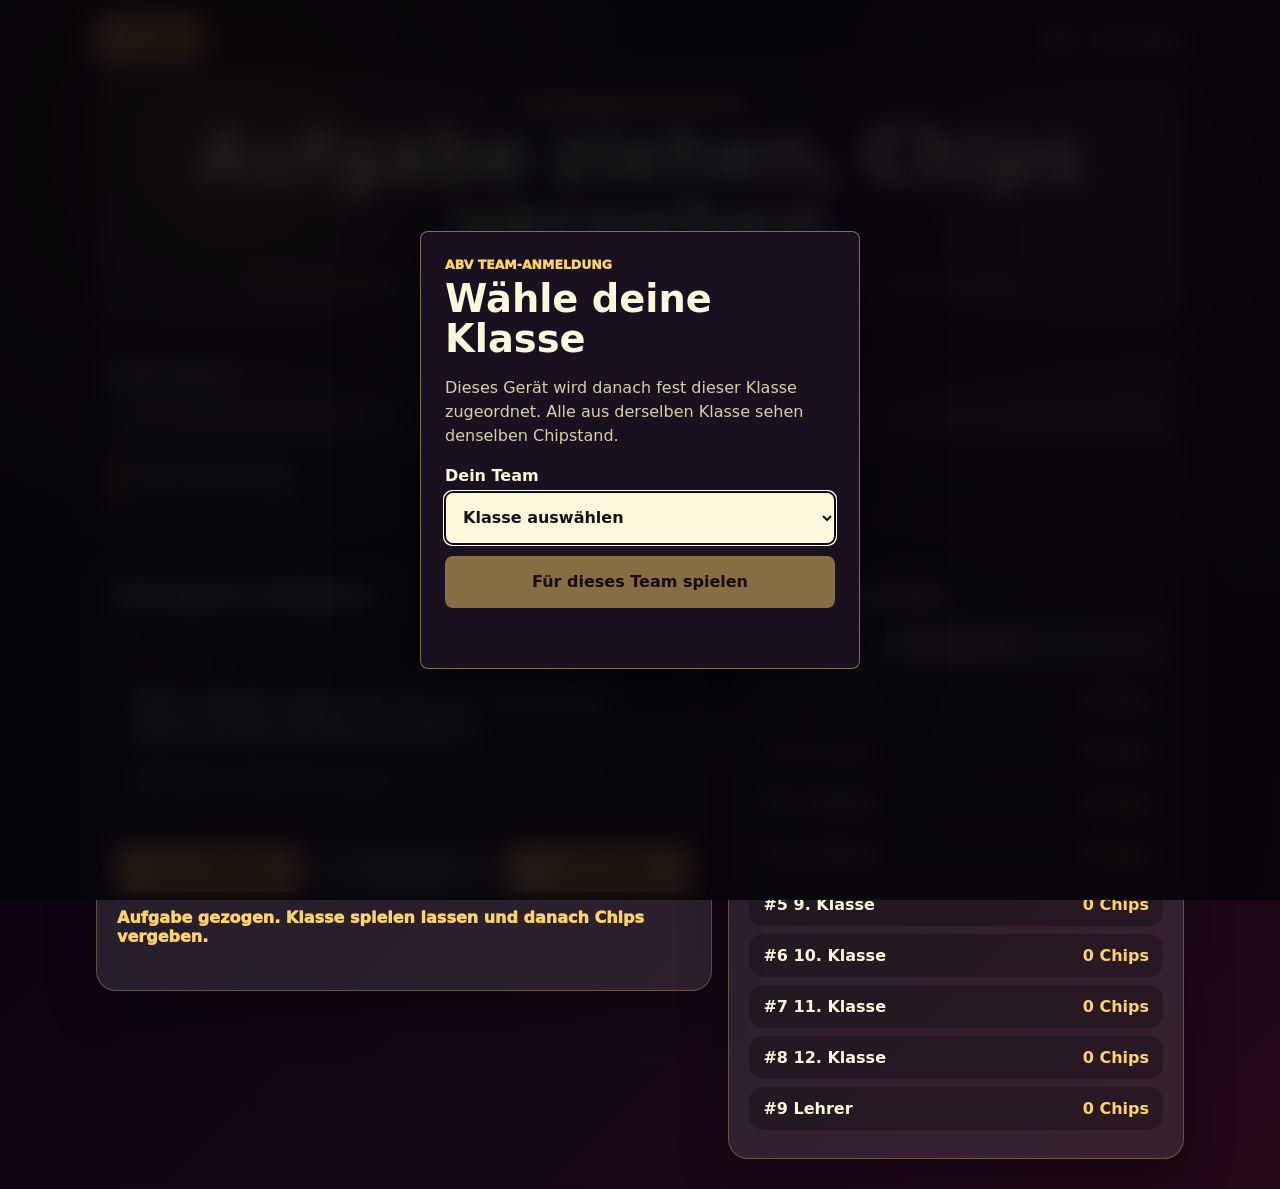
<file: jackpot.html>
<!doctype html>
<html lang="de">
  <head>
    <meta charset="UTF-8" />
    <meta name="viewport" content="width=device-width, initial-scale=1.0" />
    <title>Buehnen-Jackpot - Abi Vegas</title>
    <meta name="description" content="Abi Vegas Buehnen-Jackpot fuer harmlose Klassenchallenges" />
    <link rel="stylesheet" href="event-game.css" />
      <link rel="stylesheet" href="team-session.css" />
  </head>
  <body>
    <main class="event-page">
      <nav class="topbar">
        <a href="index.html">Zurueck</a>
        <strong>ABV · Abi Vegas</strong>
      </nav>

      <section class="hero-panel">
        <p class="eyebrow">Buehnen-Jackpot</p>
        <h1>Aufgabe ziehen, Chips vergeben</h1>
        <p class="muted">Kurze Schulfragen und Klassenaufgaben ohne Namen, ohne Bloßstellen und ohne Minuspunkte.</p>
      </section>

      <section class="panel">
        <label for="classSelect">Deine Klasse</label>
        <select id="classSelect"></select>
      </section>

      <section class="game-layout">
        <section class="panel">
          <h2>Gezogene Aufgabe</h2>
          <div id="taskBox" class="challenge-card">
            <p class="muted">Zieh eine Aufgabe fuer die naechste Klasse.</p>
          </div>
          <div class="actions">
            <button id="drawButton">Neue Aufgabe</button>
            <button id="smallWinButton" class="secondary">+20 Chips</button>
            <button id="bigWinButton">+50 Jackpot</button>
          </div>
          <p id="statusText" class="result-text">Bereit fuer den naechsten Buehnenmoment.</p>
        </section>

        <aside class="panel">
          <h2>Live-Rangliste</h2>
          <button id="refreshButton" class="secondary">Aktualisieren</button>
          <ol id="leaderboard" class="leaderboard"></ol>
        </aside>
      </section>
    </main>

    <script>
      const BACKEND_URL = "https://script.google.com/macros/s/AKfycbwX03awlXSE0UpGNAPfqugNwVJLqO_kv6ETfIaHREPLwBcwylxGbcjv3xWIjL1RWWGmHw/exec";
      const CLASSES = ["5", "6", "7", "8", "9", "10", "11", "12", "Lehrer"];
      const TASKS = [
        { type: "Einfache Frage", text: "Wie viele Minuten hat eine Stunde?" },
        { type: "Einfache Frage", text: "Was ist 8 + 7?" },
        { type: "Einfache Frage", text: "Was heisst Schule auf Englisch?" },
        { type: "Einfache Frage", text: "Welche Farbe entsteht aus Blau und Gelb?" },
        { type: "Schätzfrage", text: "Wie viele Stufen spielen heute bei Abi Vegas mit? Wer am naechsten dran ist, gewinnt." },
        { type: "Schnellrunde", text: "Nennt in 20 Sekunden fuenf Schulfächer." },
        { type: "Schnellrunde", text: "Nennt in 20 Sekunden fuenf Dinge, die in ein Klassenzimmer gehoeren." },
        { type: "Teamfrage", text: "Was ist wichtiger bei einem Abi-Streich: Chaos oder dass alle sicher mitmachen koennen?" },
        { type: "Abi Vegas", text: "Bei welcher Zahl sollte man im Blackjack nicht drueber kommen?" },
        { type: "Schulfrage", text: "Wie nennt man die Pause zwischen zwei Unterrichtsstunden?" },
        { type: "Schulfrage", text: "Wie viele Bundeslaender hat Deutschland?" },
        { type: "Motto-Frage", text: "Warum spielen wir mit Chips und nicht mit echtem Geld?" }
      ];

      const state = {
        currentTask: null,
        scores: Object.fromEntries(CLASSES.map(k => [k, 0]))
      };

      const classSelect = document.querySelector("#classSelect");
      const taskBox = document.querySelector("#taskBox");
      const statusText = document.querySelector("#statusText");
      const leaderboard = document.querySelector("#leaderboard");

      function formatClassName(k) { return k === "Lehrer" ? "Lehrer" : `${k}. Klasse`; }

      function init() {
        classSelect.innerHTML = CLASSES.map(k => `<option value="${k}">${formatClassName(k)}</option>`).join("");
        const savedClass = localStorage.getItem("abiVegasClass");
        classSelect.value = CLASSES.includes(savedClass) ? savedClass : "5";
        classSelect.addEventListener("change", () => localStorage.setItem("abiVegasClass", classSelect.value));
        document.querySelector("#drawButton").addEventListener("click", drawTask);
        document.querySelector("#smallWinButton").addEventListener("click", () => award(20));
        document.querySelector("#bigWinButton").addEventListener("click", () => award(50));
        document.querySelector("#refreshButton").addEventListener("click", loadScores);
        drawTask();
        loadScores();
      }

      function drawTask() {
        state.currentTask = TASKS[Math.floor(Math.random() * TASKS.length)];
        taskBox.innerHTML = `<p class="chips">${state.currentTask.type}</p><h2>${state.currentTask.text}</h2><p class="muted">Moderation entscheidet vor Ort: 20 Chips fuer richtig oder geschafft, 50 Chips fuer Jackpot.</p>`;
        statusText.textContent = "Aufgabe gezogen. Klasse spielen lassen und danach Chips vergeben.";
      }

      async function award(points) {
        const klasse = classSelect.value;
        statusText.textContent = `${formatClassName(klasse)} bekommt ${points} Chips aus dem Buehnen-Jackpot.`;
        updateLocalScore(klasse, points);
        try { await addPoints(klasse, points, "jackpot"); await loadScores(); } catch (error) { console.warn(error); }
      }

      function updateLocalScore(klasse, points) { state.scores[klasse] = (state.scores[klasse] || 0) + points; renderLeaderboard(); }
      function jsonp(action, params = {}) {
        return new Promise((resolve, reject) => {
          const callbackName = `abiVegasCallback_${Date.now()}_${Math.floor(Math.random() * 10000)}`;
          const url = new URL(BACKEND_URL);
          url.searchParams.set("action", action); url.searchParams.set("callback", callbackName);
          Object.entries(params).forEach(([key, value]) => url.searchParams.set(key, value));
          const script = document.createElement("script");
          const timeout = setTimeout(() => { cleanup(); reject(new Error("Backend antwortet nicht.")); }, 10000);
          function cleanup() { clearTimeout(timeout); delete window[callbackName]; script.remove(); }
          window[callbackName] = data => { cleanup(); resolve(data); };
          script.onerror = () => { cleanup(); reject(new Error("Backend konnte nicht geladen werden.")); };
          script.src = url.toString(); document.body.appendChild(script);
        });
      }
      function addPoints(klasse, points, game) { return AbiVegasTeam.addPoints(points, game); }
      async function loadScores() {
        try {
          const data = await jsonp("scores");
          if (data.ok && data.scores) {
            state.scores = Object.fromEntries(CLASSES.map(k => [k, 0]));
            data.scores.forEach(item => { if (CLASSES.includes(String(item.klasse))) state.scores[String(item.klasse)] = Number(item.chips || 0); });
          }
        } catch (error) { console.warn(error); }
        renderLeaderboard();
      }
      function renderLeaderboard() { leaderboard.innerHTML = Object.entries(state.scores).sort((a,b)=>b[1]-a[1]).map(([k,v],i)=>`<li><span>#${i+1} ${formatClassName(k)}</span><span class="chips">${v} Chips</span></li>`).join(""); }

      init();
    </script>
      <script src="team-session.js"></script>
  </body>
</html>
</file>
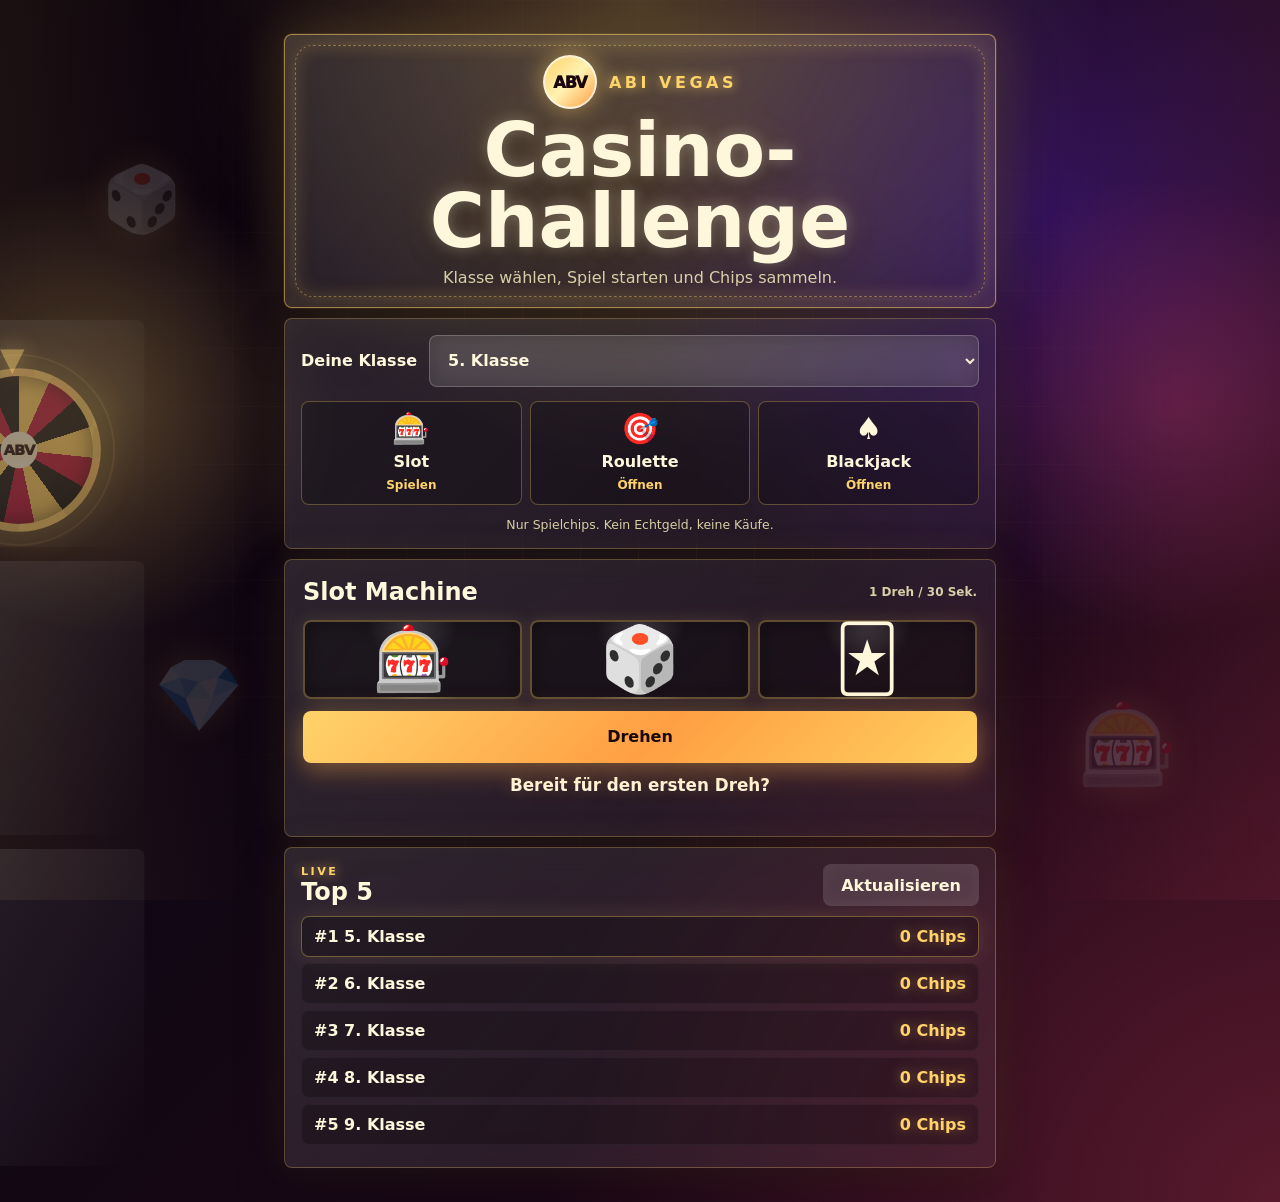
<file: play.html>
<!doctype html>
<html lang="de">
  <head>
    <meta charset="UTF-8" />
    <meta name="viewport" content="width=device-width, initial-scale=1.0" />
    <title>Abi Vegas - Casino-Challenge</title>
    <meta name="description" content="Abi Vegas Casino-Challenge für den Abi-Gag - nur mit Spielchips" />
    <link rel="stylesheet" href="styles.css" />
    <link rel="stylesheet" href="abv-fix.css" />
    <link rel="stylesheet" href="home-games.css" />
  </head>
  <body>
    <div class="vegas-bg" aria-hidden="true">
      <span class="bg-icon bg-icon-1">🎲</span>
      <span class="bg-icon bg-icon-2">♠</span>
      <span class="bg-icon bg-icon-3">💎</span>
      <span class="bg-icon bg-icon-4">🎰</span>
      <span class="bg-icon bg-icon-5">♥</span>
      <span class="bg-icon bg-icon-6">🃏</span>
    </div>

    <main class="app compact-app">
      <header class="hero card marquee-card compact-hero">
        <div class="brand-row">
          <div class="school-badge" aria-label="ABV">ABV</div>
          <p class="eyebrow">Abi Vegas</p>
        </div>
        <h1>Casino-Challenge</h1>
        <p class="subtitle">Klasse wählen, Spiel starten und Chips sammeln.</p>
      </header>

      <section class="card launchpad casino-panel" aria-label="Schnellstart">
        <div class="setup-row">
          <label for="classSelect">Deine Klasse</label>
          <select id="classSelect" aria-label="Klasse auswählen"></select>
        </div>

        <nav class="game-menu-grid" aria-label="Drei Spiele">
          <a class="game-option" href="#slotGame">
            <span class="game-icon" aria-hidden="true">🎰</span>
            <strong>Slot</strong>
            <span class="game-action">Spielen</span>
          </a>
          <a class="game-option" href="roulette.html">
            <span class="game-icon" aria-hidden="true">🎯</span>
            <strong>Roulette</strong>
            <span class="game-action">Öffnen</span>
          </a>
          <a class="game-option" href="blackjack.html">
            <span class="game-icon" aria-hidden="true">♠</span>
            <strong>Blackjack</strong>
            <span class="game-action">Öffnen</span>
          </a>
        </nav>

        <p class="play-note">Nur Spielchips. Kein Echtgeld, keine Käufe.</p>
      </section>

      <section id="slotGame" class="card game-card casino-panel compact-slot">
        <div class="section-head">
          <h2>Slot Machine</h2>
          <span class="mini-label">1 Dreh / 30 Sek.</span>
        </div>
        <div class="slot-machine" aria-live="polite">
          <div class="reel" id="reel1">🎰</div>
          <div class="reel" id="reel2">🎲</div>
          <div class="reel" id="reel3">🃏</div>
        </div>
        <button id="spinButton" class="primary-button">Drehen</button>
        <p id="resultText" class="result">Bereit für den ersten Dreh?</p>
        <p id="cooldownText" class="hint"></p>
        <div id="chipBurst" class="chip-burst" aria-hidden="true"></div>
      </section>

      <section class="card leaderboard-card casino-panel compact-ranking">
        <div class="section-head">
          <div>
            <p class="eyebrow">Live</p>
            <h2>Top 5</h2>
          </div>
          <button id="refreshButton" class="ghost-button">Aktualisieren</button>
        </div>
        <ol id="leaderboard" class="leaderboard"></ol>
      </section>
    </main>

    <script src="slot-app.js"></script>
  </body>
</html>
</file>
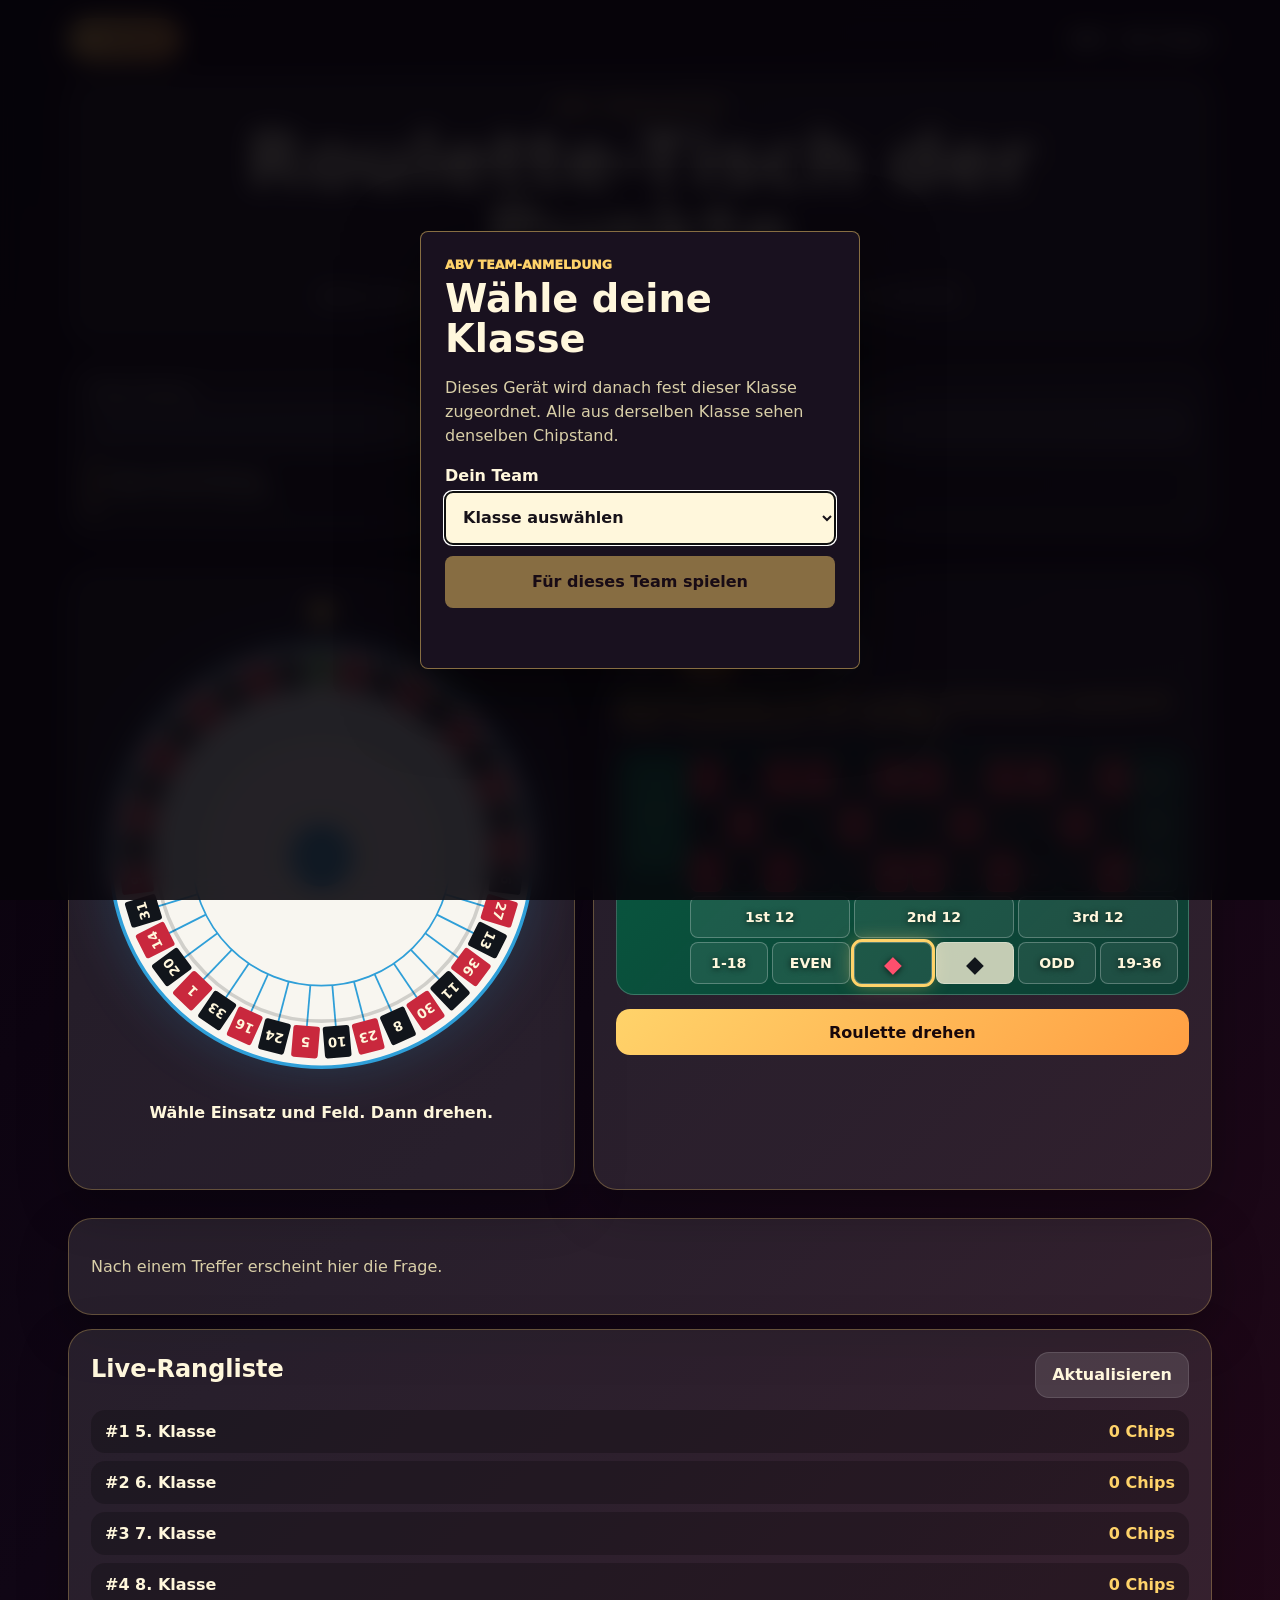
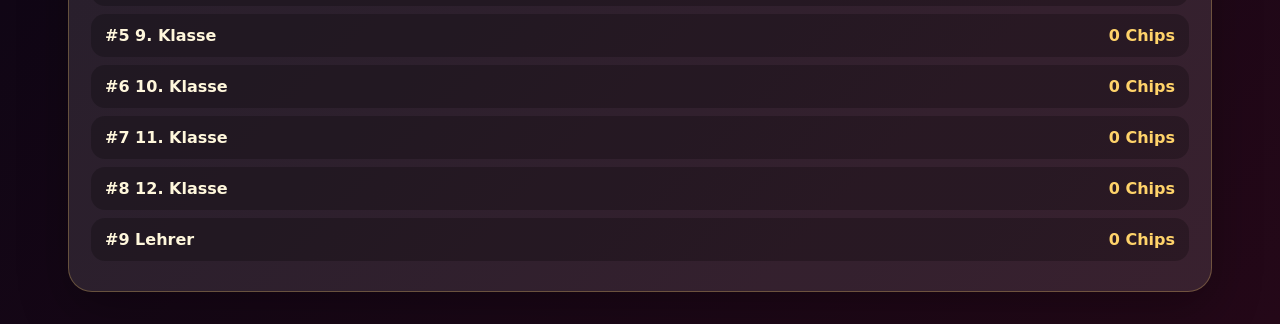
<file: roulette.html>
<!doctype html>
<html lang="de">
  <head>
    <meta charset="UTF-8" />
    <meta name="viewport" content="width=device-width, initial-scale=1.0" />
    <title>Abi Roulette – Abi Vegas</title>
    <meta name="description" content="Abi Vegas Roulette-Spiel mit Klassenpunkten" />
    <link rel="stylesheet" href="roulette-page.css" />
    <link rel="stylesheet" href="roulette-table.css" />
      <link rel="stylesheet" href="team-session.css" />
  </head>
  <body>
    <main class="roulette-page">
      <nav class="topbar">
        <a href="index.html">← Zurück</a>
        <strong>ABV · Abi Vegas</strong>
      </nav>

      <section class="hero-panel">
        <p class="eyebrow">Abi Roulette</p>
        <h1>Roulette-Tisch der Punkte</h1>
        <p>Wähle deine Klasse, setze Chips und beantworte die Frage, wenn dein Feld trifft.</p>
      </section>

      <section class="settings-panel panel">
        <label for="classSelect">Deine Klasse</label>
        <select id="classSelect"></select>
      </section>

      <section class="roulette-layout">
        <section class="wheel-panel panel">
          <div class="pointer">▼</div>
          <svg id="rouletteSvg" viewBox="0 0 520 520" role="img" aria-label="Roulette-Rad"></svg>
          <p id="rouletteResult" class="result-text">Wähle Einsatz und Feld. Dann drehen.</p>
        </section>

        <section class="table-panel panel">
          <h2>Einsatz</h2>
          <div id="stakeButtons" class="stake-row">
            <button data-stake="10">10</button>
            <button data-stake="20" class="active">20</button>
            <button data-stake="30">30</button>
            <button data-stake="50">50</button>
          </div>

          <p id="betStatus" class="bet-status">Aktueller Einsatz: 20 Chips auf Rot.</p>
          <div id="rouletteTable" class="roulette-table"></div>
          <button id="spinButton" class="spin-button">Roulette drehen</button>
        </section>
      </section>

      <section id="questionPanel" class="panel question-panel empty">
        <p>Nach einem Treffer erscheint hier die Frage.</p>
      </section>

      <section class="panel leaderboard-panel">
        <div class="section-head">
          <h2>Live-Rangliste</h2>
          <button id="refreshButton">Aktualisieren</button>
        </div>
        <ol id="leaderboard"></ol>
      </section>
    </main>

    <script src="roulette-page.js"></script>
      <script src="team-session.js"></script>
  </body>
</html>
</file>
<file: styles.css>
* {
  box-sizing: border-box;
}

:root {
  --bg: #120714;
  --card: rgba(255, 255, 255, 0.09);
  --card-strong: rgba(255, 255, 255, 0.14);
  --text: #fff7dc;
  --muted: #d9cfa8;
  --gold: #ffd36a;
  --red: #ff4f6d;
  --green: #42e39f;
  --purple: #7b2cff;
}

html {
  scroll-behavior: smooth;
}

body {
  margin: 0;
  min-height: 100vh;
  overflow-x: hidden;
  font-family: system-ui, -apple-system, BlinkMacSystemFont, "Segoe UI", sans-serif;
  color: var(--text);
  background:
    radial-gradient(circle at top, rgba(255, 211, 106, 0.26), transparent 34%),
    radial-gradient(circle at 82% 18%, rgba(123, 44, 255, 0.3), transparent 30%),
    radial-gradient(circle at bottom right, rgba(255, 79, 109, 0.24), transparent 42%),
    linear-gradient(135deg, #08000a, var(--bg) 45%, #240818);
}

body::before {
  content: "";
  position: fixed;
  inset: 0;
  pointer-events: none;
  background-image:
    linear-gradient(rgba(255, 211, 106, 0.06) 1px, transparent 1px),
    linear-gradient(90deg, rgba(255, 211, 106, 0.06) 1px, transparent 1px);
  background-size: 58px 58px;
  mask-image: radial-gradient(circle at center, black, transparent 82%);
  animation: gridDrift 16s linear infinite;
  z-index: 0;
}

body::after {
  content: "";
  position: fixed;
  inset: 0;
  pointer-events: none;
  z-index: 0;
  background:
    radial-gradient(circle at 8% 45%, rgba(255, 211, 106, 0.25), transparent 18%),
    radial-gradient(circle at 92% 45%, rgba(255, 79, 109, 0.24), transparent 18%),
    linear-gradient(90deg, rgba(255, 211, 106, 0.08), transparent 20%, transparent 80%, rgba(255, 79, 109, 0.08));
  animation: sideLights 4.5s ease-in-out infinite;
}

.vegas-bg {
  position: fixed;
  inset: 0;
  overflow: hidden;
  pointer-events: none;
  z-index: 1;
}

.vegas-bg::before {
  content: "ABV";
  position: fixed;
  left: max(20px, calc((100vw - 1420px) / 2));
  top: 50%;
  display: grid;
  place-items: center;
  width: 168px;
  height: 168px;
  border: 9px solid rgba(255, 211, 106, 0.92);
  border-radius: 50%;
  color: #18070b;
  font-size: 1.05rem;
  font-weight: 1000;
  letter-spacing: -0.06em;
  background:
    radial-gradient(circle at center, #fff7dc 0 17%, transparent 18%),
    radial-gradient(circle at center, rgba(255, 255, 255, 0.86) 0 5%, transparent 6%),
    conic-gradient(
      #ffcf5f 0deg 24deg,
      #ba1238 24deg 48deg,
      #101010 48deg 72deg,
      #ffcf5f 72deg 96deg,
      #ba1238 96deg 120deg,
      #101010 120deg 144deg,
      #ffcf5f 144deg 168deg,
      #ba1238 168deg 192deg,
      #101010 192deg 216deg,
      #ffcf5f 216deg 240deg,
      #ba1238 240deg 264deg,
      #101010 264deg 288deg,
      #ffcf5f 288deg 312deg,
      #ba1238 312deg 336deg,
      #101010 336deg 360deg
    );
  box-shadow:
    0 0 0 14px rgba(0, 0, 0, 0.26),
    0 0 0 16px rgba(255, 211, 106, 0.18),
    0 0 48px rgba(255, 211, 106, 0.48),
    inset 0 0 24px rgba(0, 0, 0, 0.55);
  text-shadow: 0 0 8px rgba(255, 211, 106, 0.65);
  transform: translateY(-50%);
  animation: wheelSpin 4.2s cubic-bezier(.45, .05, .18, 1) infinite;
}

.vegas-bg::after {
  content: "▼";
  position: fixed;
  left: max(88px, calc((100vw - 1420px) / 2 + 68px));
  top: calc(50% - 110px);
  color: var(--gold);
  font-size: 2rem;
  filter: drop-shadow(0 0 12px rgba(255, 211, 106, 0.9));
  animation: pointerPulse 900ms ease-in-out infinite;
}

.bg-icon {
  position: absolute;
  opacity: 0.16;
  filter: drop-shadow(0 0 20px rgba(255, 211, 106, 0.6));
  animation: floatIcon 11s ease-in-out infinite;
}

.bg-icon-1 { left: 8%; top: 18%; font-size: 4rem; animation-delay: 0s; }
.bg-icon-3 { left: 12%; bottom: 18%; font-size: 4.5rem; animation-delay: -4s; }
.bg-icon-4 { right: 8%; bottom: 12%; font-size: 5rem; animation-delay: -6s; }

.bg-icon-2,
.bg-icon-5,
.bg-icon-6 {
  right: max(24px, calc((100vw - 1420px) / 2 + 28px));
  left: auto;
  top: 50%;
  display: grid;
  place-items: center;
  width: 116px;
  height: 162px;
  border-radius: 18px;
  background:
    linear-gradient(135deg, rgba(255, 255, 255, 0.96), rgba(255, 247, 220, 0.93)),
    #fff7dc;
  border: 2px solid rgba(255, 211, 106, 0.78);
  color: #101010;
  font-size: 4.2rem;
  font-weight: 950;
  opacity: 0;
  box-shadow:
    0 20px 40px rgba(0, 0, 0, 0.36),
    0 0 28px rgba(255, 211, 106, 0.24);
  transform-origin: 50% 120%;
  animation: cardCycle 5.7s ease-in-out infinite;
}

.bg-icon-2::before,
.bg-icon-5::before,
.bg-icon-6::before {
  position: absolute;
  top: 10px;
  left: 12px;
  font-size: 1.1rem;
  font-weight: 950;
}

.bg-icon-2::before { content: "A"; }
.bg-icon-5::before { content: "K"; }
.bg-icon-6::before { content: "J"; }

.bg-icon-2 { animation-delay: 0s; transform: translateY(-50%) rotate(-7deg); }
.bg-icon-5 { color: #c8143d; animation-delay: 1.9s; transform: translateY(-50%) rotate(7deg); }
.bg-icon-6 { animation-delay: 3.8s; transform: translateY(-50%) rotate(-2deg); }

.app {
  position: relative;
  z-index: 2;
  width: min(920px, 100%);
  margin: 0 auto;
  padding: 18px;
}

.card {
  position: relative;
  margin: 14px 0;
  padding: 20px;
  border: 1px solid rgba(255, 211, 106, 0.26);
  border-radius: 24px;
  background: linear-gradient(135deg, rgba(255, 255, 255, 0.12), rgba(255, 255, 255, 0.055));
  box-shadow:
    0 18px 50px rgba(0, 0, 0, 0.3),
    0 0 42px rgba(255, 211, 106, 0.1);
  backdrop-filter: blur(14px);
  animation: cardEnter 650ms ease both;
}

.card::after {
  content: "";
  position: absolute;
  inset: 1px;
  pointer-events: none;
  border-radius: inherit;
  background: linear-gradient(120deg, transparent, rgba(255, 255, 255, 0.12), transparent);
  transform: translateX(-120%);
  animation: cardShine 8s ease-in-out infinite;
}

.hero {
  overflow: hidden;
  text-align: center;
  padding: 34px 20px;
}

.marquee-card {
  border-color: rgba(255, 211, 106, 0.56);
  box-shadow:
    0 18px 60px rgba(0, 0, 0, 0.4),
    0 0 0 1px rgba(255, 211, 106, 0.1),
    0 0 52px rgba(255, 211, 106, 0.22),
    inset 0 0 35px rgba(255, 211, 106, 0.1);
}

.marquee-card::before {
  content: "";
  position: absolute;
  inset: 10px;
  pointer-events: none;
  border-radius: 18px;
  border: 1px dashed rgba(255, 211, 106, 0.42);
  box-shadow:
    0 0 18px rgba(255, 211, 106, 0.22),
    inset 0 0 18px rgba(255, 211, 106, 0.14);
  animation: neonPulse 2.8s ease-in-out infinite;
}

.brand-row {
  display: flex;
  align-items: center;
  justify-content: center;
  gap: 12px;
  margin-bottom: 10px;
}

.school-badge {
  display: grid;
  place-items: center;
  width: 54px;
  height: 54px;
  border-radius: 50%;
  color: #18070b;
  background: linear-gradient(135deg, var(--gold), #fff2b2 50%, #ff9f43);
  border: 2px solid rgba(255, 255, 255, 0.7);
  font-weight: 950;
  letter-spacing: -0.06em;
  box-shadow: 0 0 24px rgba(255, 211, 106, 0.55);
  animation: badgeGlow 2.4s ease-in-out infinite;
}

.eyebrow {
  margin: 0;
  color: var(--gold);
  font-weight: 900;
  letter-spacing: 0.22em;
  text-transform: uppercase;
  text-shadow: 0 0 12px rgba(255, 211, 106, 0.8);
}

h1 {
  margin: 0;
  font-size: clamp(2.4rem, 10vw, 5rem);
  line-height: 0.95;
  text-shadow:
    0 0 14px rgba(255, 247, 220, 0.28),
    0 0 34px rgba(255, 211, 106, 0.24),
    0 10px 26px rgba(0, 0, 0, 0.46);
  animation: titleGlow 3.8s ease-in-out infinite;
}

h2 {
  margin: 0;
}

.subtitle,
.hint {
  color: var(--muted);
}

label {
  display: block;
  margin-bottom: 8px;
  font-weight: 800;
}

select,
button {
  width: 100%;
  min-height: 52px;
  border: 0;
  border-radius: 16px;
  font: inherit;
  font-weight: 800;
}

select {
  padding: 0 14px;
  color: var(--text);
  background: rgba(255, 255, 255, 0.16);
  border: 1px solid rgba(255, 255, 255, 0.18);
  box-shadow: inset 0 0 18px rgba(0, 0, 0, 0.18);
}

select option {
  color: #18070b;
  background: #fff7dc;
  font-weight: 800;
}

.casino-panel {
  transition: transform 180ms ease, border-color 180ms ease, box-shadow 180ms ease;
}

.casino-panel:hover {
  transform: translateY(-2px);
  border-color: rgba(255, 211, 106, 0.44);
  box-shadow:
    0 22px 55px rgba(0, 0, 0, 0.32),
    0 0 34px rgba(255, 211, 106, 0.14);
}

.slot-machine {
  display: grid;
  grid-template-columns: repeat(3, 1fr);
  gap: 14px;
  margin-bottom: 18px;
}

.reel {
  display: grid;
  place-items: center;
  min-height: 96px;
  border-radius: 20px;
  font-size: clamp(2.7rem, 14vw, 5rem);
  background:
    radial-gradient(circle at 50% 0%, rgba(255, 255, 255, 0.18), transparent 35%),
    rgba(0, 0, 0, 0.34);
  border: 2px solid rgba(255, 211, 106, 0.3);
  box-shadow:
    inset 0 0 22px rgba(0, 0, 0, 0.36),
    0 0 18px rgba(255, 211, 106, 0.12);
  transform: translateZ(0);
}

.reel.is-spinning {
  animation: reelShake 120ms linear infinite, reelGlow 700ms ease-in-out infinite;
}

.primary-button,
.ghost-button {
  position: relative;
  overflow: hidden;
}

.primary-button {
  cursor: pointer;
  color: #18070b;
  background: linear-gradient(135deg, var(--gold), #ff9f43 52%, #ffcf5f);
  box-shadow:
    0 12px 26px rgba(255, 159, 67, 0.24),
    0 0 24px rgba(255, 211, 106, 0.24);
  transition: transform 170ms ease, box-shadow 170ms ease, filter 170ms ease;
}

.primary-button::before,
.ghost-button::before {
  content: "";
  position: absolute;
  top: -40%;
  left: -35%;
  width: 30%;
  height: 180%;
  background: rgba(255, 255, 255, 0.58);
  transform: rotate(20deg);
  animation: buttonShine 3.8s ease-in-out infinite;
}

.primary-button:hover {
  transform: translateY(-2px) scale(1.01);
  filter: brightness(1.06);
  box-shadow:
    0 16px 30px rgba(255, 159, 67, 0.3),
    0 0 40px rgba(255, 211, 106, 0.36);
}

.primary-button:disabled {
  opacity: 0.55;
  cursor: not-allowed;
  transform: none;
}

.ghost-button {
  cursor: pointer;
  width: auto;
  padding: 0 18px;
  color: var(--text);
  background: rgba(255, 255, 255, 0.12);
  box-shadow: inset 0 0 18px rgba(255, 255, 255, 0.05);
}

.result {
  text-align: center;
  font-size: 1.25rem;
  font-weight: 900;
  text-shadow: 0 0 18px rgba(255, 211, 106, 0.25);
}

.result.result-pop {
  animation: resultPop 550ms cubic-bezier(.2, 1.6, .35, 1) both;
}

.chip-burst {
  position: absolute;
  left: 50%;
  top: 54%;
  width: 1px;
  height: 1px;
  pointer-events: none;
}

.chip-particle {
  position: absolute;
  width: 18px;
  height: 18px;
  margin: -9px;
  display: grid;
  place-items: center;
  border-radius: 50%;
  color: #18070b;
  background: linear-gradient(135deg, var(--gold), #fff2b2);
  font-size: 0.75rem;
  font-weight: 950;
  box-shadow: 0 0 14px rgba(255, 211, 106, 0.7);
  animation: chipFly 900ms ease-out forwards;
}

.section-head {
  display: flex;
  align-items: center;
  justify-content: space-between;
  gap: 12px;
}

.leaderboard {
  list-style: none;
  margin: 18px 0 0;
  padding: 0;
}

.leaderboard li {
  display: flex;
  align-items: center;
  justify-content: space-between;
  gap: 12px;
  margin: 10px 0;
  padding: 14px 16px;
  border-radius: 16px;
  background: rgba(0, 0, 0, 0.24);
  border: 1px solid rgba(255, 255, 255, 0.04);
  animation: leaderboardEnter 420ms ease both;
}

.leaderboard li:nth-child(1) {
  border-color: rgba(255, 211, 106, 0.36);
  box-shadow: 0 0 22px rgba(255, 211, 106, 0.12);
}

.rank-name {
  font-weight: 900;
}

.chips {
  color: var(--gold);
  font-weight: 900;
  text-shadow: 0 0 12px rgba(255, 211, 106, 0.38);
}

details summary {
  cursor: pointer;
  font-weight: 900;
}

code {
  color: var(--gold);
}

@keyframes gridDrift {
  from { background-position: 0 0, 0 0; }
  to { background-position: 58px 58px, 58px 58px; }
}

@keyframes sideLights {
  0%, 100% { opacity: 0.58; filter: hue-rotate(0deg); }
  50% { opacity: 1; filter: hue-rotate(14deg); }
}

@keyframes wheelSpin {
  0% { transform: translateY(-50%) rotate(0deg); }
  72% { transform: translateY(-50%) rotate(1030deg); }
  100% { transform: translateY(-50%) rotate(1080deg); }
}

@keyframes pointerPulse {
  0%, 100% { transform: translateY(0) scale(1); }
  50% { transform: translateY(4px) scale(1.08); }
}

@keyframes floatIcon {
  0%, 100% { transform: translate3d(0, 0, 0) rotate(-6deg) scale(1); }
  50% { transform: translate3d(18px, -28px, 0) rotate(8deg) scale(1.08); }
}

@keyframes cardCycle {
  0% { opacity: 0; transform: translateY(-50%) translateX(34px) rotateY(-90deg) rotateZ(12deg) scale(0.82); }
  8% { opacity: 0.96; transform: translateY(-50%) translateX(0) rotateY(0deg) rotateZ(-7deg) scale(1); }
  25% { opacity: 0.96; transform: translateY(-50%) translateX(0) rotateY(0deg) rotateZ(-7deg) scale(1); }
  34% { opacity: 0; transform: translateY(-50%) translateX(-34px) rotateY(90deg) rotateZ(-18deg) scale(0.86); }
  100% { opacity: 0; transform: translateY(-50%) translateX(-34px) rotateY(90deg) rotateZ(-18deg) scale(0.86); }
}

@keyframes cardEnter {
  from { opacity: 0; transform: translateY(14px); }
  to { opacity: 1; transform: translateY(0); }
}

@keyframes cardShine {
  0%, 74% { transform: translateX(-120%); opacity: 0; }
  82% { opacity: 1; }
  100% { transform: translateX(120%); opacity: 0; }
}

@keyframes neonPulse {
  0%, 100% { opacity: 0.58; }
  50% { opacity: 1; }
}

@keyframes badgeGlow {
  0%, 100% { transform: translateY(0); box-shadow: 0 0 20px rgba(255, 211, 106, 0.45); }
  50% { transform: translateY(-2px); box-shadow: 0 0 36px rgba(255, 211, 106, 0.75); }
}

@keyframes titleGlow {
  0%, 100% { filter: brightness(1); }
  50% { filter: brightness(1.12); }
}

@keyframes buttonShine {
  0%, 62% { left: -35%; opacity: 0; }
  72% { opacity: 1; }
  100% { left: 125%; opacity: 0; }
}

@keyframes reelShake {
  0% { transform: translateY(0) rotate(0); }
  50% { transform: translateY(-2px) rotate(0.6deg); }
  100% { transform: translateY(2px) rotate(-0.6deg); }
}

@keyframes reelGlow {
  0%, 100% { box-shadow: inset 0 0 22px rgba(0, 0, 0, 0.36), 0 0 18px rgba(255, 211, 106, 0.1); }
  50% { box-shadow: inset 0 0 28px rgba(0, 0, 0, 0.28), 0 0 34px rgba(255, 211, 106, 0.32); }
}

@keyframes resultPop {
  0% { transform: scale(0.92); opacity: 0.7; }
  60% { transform: scale(1.08); opacity: 1; }
  100% { transform: scale(1); opacity: 1; }
}

@keyframes chipFly {
  0% { opacity: 1; transform: translate(0, 0) scale(0.6) rotate(0deg); }
  100% { opacity: 0; transform: translate(var(--x), var(--y)) scale(1.12) rotate(420deg); }
}

@keyframes leaderboardEnter {
  from { opacity: 0; transform: translateX(-10px); }
  to { opacity: 1; transform: translateX(0); }
}

@media (min-width: 760px) {
  .app {
    padding: 32px;
  }

  .setup-card,
  .game-card,
  .leaderboard-card,
  .admin-card {
    padding: 28px;
  }
}

@media (max-width: 1320px) {
  .vegas-bg::before,
  .vegas-bg::after {
    opacity: 0.46;
  }

  .vegas-bg::before {
    left: -74px;
    transform: translateY(-50%) scale(0.88);
  }

  .vegas-bg::after {
    left: 0;
  }

  .bg-icon-2,
  .bg-icon-5,
  .bg-icon-6 {
    right: -64px;
    opacity: 0;
    transform: translateY(-50%) scale(0.84);
  }
}

@media (max-width: 820px) {
  .vegas-bg::before,
  .vegas-bg::after,
  .bg-icon-2,
  .bg-icon-5,
  .bg-icon-6 {
    display: none;
  }
}

@media (prefers-reduced-motion: reduce) {
  *,
  *::before,
  *::after {
    animation-duration: 0.001ms !important;
    animation-iteration-count: 1 !important;
    scroll-behavior: auto !important;
  }
}
</file>
<file: abv-fix.css>
.vegas-bg::before{content:"ABV"!important}
</file>
<file: home-games.css>
.compact-app {
  width: min(760px, 100%);
  padding: 14px;
}

.compact-app .card {
  margin: 10px 0;
  border-radius: 8px;
}

.compact-app select,
.compact-app button {
  border-radius: 8px;
}

.compact-hero {
  padding: 20px 16px;
}

.compact-hero .brand-row {
  margin-bottom: 6px;
}

.compact-hero h1 {
  font-size: clamp(2.35rem, 10vw, 4.7rem);
}

.compact-hero .subtitle {
  margin: 10px 0 0;
}

.launchpad {
  padding: 16px;
}

.setup-row {
  display: grid;
  grid-template-columns: auto minmax(170px, 1fr);
  align-items: center;
  gap: 12px;
}

.setup-row label {
  margin: 0;
}

.game-menu-grid {
  display: grid;
  grid-template-columns: repeat(3, minmax(0, 1fr));
  gap: 8px;
  margin-top: 14px;
}

.game-option {
  display: grid;
  place-items: center;
  gap: 4px;
  min-width: 0;
  min-height: 104px;
  padding: 10px 6px;
  border: 1px solid rgba(255, 211, 106, 0.3);
  border-radius: 8px;
  color: var(--text);
  background: rgba(0, 0, 0, 0.24);
  text-align: center;
  text-decoration: none;
  transition: transform 160ms ease, border-color 160ms ease, background 160ms ease;
}

.game-option:hover,
.game-option:focus-visible {
  border-color: rgba(255, 211, 106, 0.78);
  background: rgba(255, 211, 106, 0.1);
  transform: translateY(-2px);
  outline: none;
}

.game-icon {
  font-size: 1.9rem;
  line-height: 1;
}

.game-option strong {
  min-width: 0;
  font-size: clamp(0.82rem, 3.5vw, 1rem);
  overflow-wrap: anywhere;
}

.game-action {
  color: var(--gold);
  font-size: 0.75rem;
  font-weight: 900;
}

.play-note {
  margin: 12px 0 0;
  color: var(--muted);
  font-size: 0.78rem;
  text-align: center;
}

.compact-slot {
  padding: 18px;
}

.compact-slot .slot-machine {
  gap: 8px;
  margin: 14px 0 12px;
}

.compact-slot .reel {
  min-height: 78px;
  border-radius: 8px;
  font-size: clamp(2.1rem, 12vw, 4rem);
}

.compact-slot .result {
  margin: 12px 0 4px;
  font-size: 1.05rem;
}

.compact-slot .hint {
  min-height: 1.2em;
  margin: 4px 0 0;
  text-align: center;
}

.mini-label {
  color: var(--muted);
  font-size: 0.75rem;
  font-weight: 800;
}

.compact-ranking {
  padding: 16px;
}

.compact-ranking .eyebrow {
  font-size: 0.7rem;
}

.compact-ranking .ghost-button {
  min-height: 42px;
  border-radius: 8px;
}

.compact-ranking .leaderboard {
  margin-top: 10px;
}

.compact-ranking .leaderboard li {
  margin: 6px 0;
  padding: 10px 12px;
  border-radius: 8px;
}

@media (min-width: 760px) {
  .compact-app {
    padding: 24px;
  }
}

@media (max-width: 460px) {
  .compact-app {
    padding: 8px;
  }

  .compact-app .card {
    margin: 8px 0;
  }

  .compact-hero {
    padding: 16px 12px;
  }

  .compact-hero .school-badge {
    width: 46px;
    height: 46px;
  }

  .setup-row {
    grid-template-columns: 1fr;
    gap: 7px;
  }

  .setup-row label {
    font-size: 0.82rem;
  }

  .setup-row select {
    min-height: 46px;
  }

  .game-option {
    min-height: 92px;
    padding: 8px 3px;
  }

  .game-icon {
    font-size: 1.65rem;
  }

  .game-action {
    font-size: 0.68rem;
  }

  .compact-ranking .leaderboard li {
    font-size: 0.86rem;
  }
}
</file>
<file: team-session.css>
.team-session-open {
  overflow: hidden;
}

.team-session-gate {
  position: fixed;
  inset: 0;
  z-index: 10000;
  display: grid;
  place-items: center;
  padding: 18px;
  background: rgba(6, 4, 10, 0.88);
  backdrop-filter: blur(12px);
}

.team-session-dialog {
  width: min(440px, 100%);
  padding: 24px;
  color: #fff7dc;
  background: #19111f;
  border: 1px solid rgba(255, 211, 106, 0.48);
  border-radius: 8px;
  box-shadow: 0 24px 72px rgba(0, 0, 0, 0.55);
}

.team-session-dialog h2 {
  margin: 4px 0 10px;
  font-size: clamp(1.7rem, 8vw, 2.4rem);
  line-height: 1.05;
}

.team-session-dialog p {
  color: #d9cfa8;
  line-height: 1.5;
}

.team-session-dialog label {
  display: block;
  margin: 18px 0 7px;
  font-weight: 900;
}

.team-session-dialog select,
.team-session-confirm {
  width: 100%;
  min-height: 52px;
  border: 0;
  border-radius: 8px;
  font: inherit;
  font-weight: 850;
}

.team-session-dialog select {
  padding: 0 14px;
  color: #171219;
  background: #fff7dc;
}

.team-session-confirm {
  margin-top: 12px;
  color: #18070b;
  background: #ffd36a;
  cursor: pointer;
}

.team-session-confirm:disabled {
  opacity: 0.48;
  cursor: not-allowed;
}

.team-session-kicker {
  margin: 0;
  color: #ffd36a !important;
  font-size: 0.78rem;
  font-weight: 950;
  text-transform: uppercase;
}

.team-session-feedback {
  min-height: 24px;
  margin: 12px 0 0 !important;
  color: #ffd36a !important;
  font-weight: 800;
}

.team-session-status {
  display: flex;
  align-items: center;
  justify-content: space-between;
  gap: 14px;
  margin-top: 10px;
  padding: 11px 12px;
  color: #fff7dc;
  background: rgba(0, 0, 0, 0.28);
  border-left: 4px solid #ffd36a;
  border-radius: 6px;
}

.team-session-status span {
  min-width: 0;
}

.team-session-status strong,
.team-session-status small {
  display: block;
}

.team-session-status small {
  margin-top: 2px;
  color: #d9cfa8;
  line-height: 1.3;
}

.team-session-status b {
  flex: 0 0 auto;
  color: #ffd36a;
  white-space: nowrap;
}

.team-session-status.is-error {
  border-left-color: #ff617b;
}

.team-session-status.is-error small {
  color: #ffb3bf;
}

.team-session-floating {
  position: fixed;
  z-index: 1000;
  right: 12px;
  bottom: 12px;
  width: min(390px, calc(100vw - 24px));
  margin: 0;
  box-shadow: 0 12px 36px rgba(0, 0, 0, 0.44);
}

@media (max-width: 560px) {
  .team-session-dialog {
    padding: 20px;
  }

  .team-session-status {
    align-items: flex-start;
    flex-direction: column;
  }

  .team-session-status b {
    white-space: normal;
  }
}
</file>
<file: event-game.css>
:root {
  --bg: #100615;
  --panel: rgba(255, 255, 255, 0.1);
  --panel-strong: rgba(255, 255, 255, 0.15);
  --text: #fff7dc;
  --muted: #d9cfa8;
  --gold: #ffd36a;
  --red: #c9283d;
  --green: #42e39f;
  --ink: #18070b;
}

* { box-sizing: border-box; }

body {
  margin: 0;
  min-height: 100vh;
  color: var(--text);
  font-family: system-ui, -apple-system, BlinkMacSystemFont, "Segoe UI", sans-serif;
  background:
    radial-gradient(circle at 18% 12%, rgba(255, 211, 106, 0.22), transparent 30%),
    radial-gradient(circle at 88% 18%, rgba(255, 79, 109, 0.2), transparent 28%),
    linear-gradient(135deg, #070009, var(--bg), #240818);
}

.event-page {
  width: min(1120px, 100%);
  margin: 0 auto;
  padding: 16px;
}

.topbar {
  display: flex;
  align-items: center;
  justify-content: space-between;
  gap: 12px;
  margin-bottom: 14px;
}

.topbar a,
button,
.button-link {
  min-height: 46px;
  border: 0;
  border-radius: 14px;
  font: inherit;
  font-weight: 900;
}

.topbar a,
.button-link {
  display: inline-grid;
  place-items: center;
  width: auto;
  padding: 0 16px;
  color: var(--ink);
  background: linear-gradient(135deg, var(--gold), #ff9f43);
  text-decoration: none;
}

.panel,
.hero-panel {
  margin: 14px 0;
  padding: 20px;
  border: 1px solid rgba(255, 211, 106, 0.28);
  border-radius: 20px;
  background: var(--panel);
  box-shadow: 0 18px 50px rgba(0, 0, 0, 0.28);
}

.hero-panel { text-align: center; }

.eyebrow {
  margin: 0 0 8px;
  color: var(--gold);
  font-weight: 950;
  letter-spacing: 0.18em;
  text-transform: uppercase;
}

h1 {
  margin: 0;
  font-size: clamp(2.2rem, 8vw, 4.4rem);
  line-height: 0.96;
}

h2, h3 { margin: 0 0 12px; }

label {
  display: block;
  margin-bottom: 8px;
  font-weight: 900;
}

select {
  width: 100%;
  min-height: 48px;
  padding: 0 14px;
  border-radius: 14px;
  color: var(--text);
  background: rgba(255, 255, 255, 0.14);
  border: 1px solid rgba(255, 255, 255, 0.18);
  font: inherit;
  font-weight: 850;
}

select option { color: var(--ink); background: #fff7dc; }

.game-layout {
  display: grid;
  grid-template-columns: minmax(0, 1.15fr) minmax(260px, 0.85fr);
  gap: 16px;
  align-items: start;
}

.card-row {
  display: flex;
  flex-wrap: wrap;
  align-items: center;
  gap: 12px;
  min-height: 110px;
}

.playing-card {
  position: relative;
  display: block;
  width: 72px;
  height: 104px;
  border-radius: 9px;
  color: #171717;
  background: linear-gradient(135deg, #fffef8, #f4ead7);
  border: 1px solid rgba(255, 247, 220, 0.9);
  box-shadow: 0 12px 26px rgba(0, 0, 0, 0.34), inset 0 0 0 2px rgba(20, 20, 20, 0.05);
  font-family: Georgia, "Times New Roman", serif;
  font-weight: 900;
}

.playing-card.red { color: #b8162e; }

.card-corner {
  position: absolute;
  top: 7px;
  left: 7px;
  display: grid;
  place-items: center;
  min-width: 16px;
  font-size: 0.92rem;
  line-height: 0.82;
}

.card-corner small {
  margin-top: 2px;
  font-size: 0.78rem;
  line-height: 1;
}

.card-corner.bottom {
  top: auto;
  left: auto;
  right: 7px;
  bottom: 7px;
  transform: rotate(180deg);
}

.card-suit {
  position: absolute;
  inset: 0;
  display: grid;
  place-items: center;
  font-size: 2.8rem;
  line-height: 1;
}

.playing-card.hidden {
  color: transparent;
  background:
    linear-gradient(135deg, rgba(255, 255, 255, 0.18), transparent 42%),
    repeating-linear-gradient(45deg, #164f92 0 8px, #123b73 8px 16px);
  border: 5px solid #fff7dc;
  box-shadow: 0 12px 26px rgba(0, 0, 0, 0.34), inset 0 0 0 2px rgba(255, 255, 255, 0.28);
}

.playing-card.hidden::after {
  content: "";
  position: absolute;
  inset: 16px;
  border: 2px solid rgba(255, 247, 220, 0.72);
  border-radius: 5px;
}

.actions,
.answer-grid,
.score-actions {
  display: grid;
  gap: 10px;
}

.actions { grid-template-columns: repeat(3, minmax(0, 1fr)); margin-top: 14px; }
.answer-grid { grid-template-columns: repeat(2, minmax(0, 1fr)); }
.score-actions { grid-template-columns: repeat(3, minmax(0, 1fr)); }

button {
  width: 100%;
  padding: 0 14px;
  color: var(--ink);
  background: linear-gradient(135deg, var(--gold), #ff9f43);
  cursor: pointer;
}

button.secondary {
  color: var(--text);
  background: rgba(255, 255, 255, 0.12);
  border: 1px solid rgba(255, 255, 255, 0.15);
}

button.danger {
  color: #fff7dc;
  background: #8f1f2d;
}

button:disabled {
  opacity: 0.5;
  cursor: not-allowed;
}

.result-text,
.status-text {
  min-height: 46px;
  color: var(--gold);
  font-weight: 950;
}

.muted { color: var(--muted); }

.stat-grid {
  display: grid;
  grid-template-columns: repeat(4, minmax(0, 1fr));
  gap: 8px;
  margin: 12px 0;
}

.stat-box {
  padding: 12px;
  border-radius: 12px;
  background: rgba(0, 0, 0, 0.22);
  text-align: center;
  font-weight: 950;
}

.stat-box span {
  display: block;
  margin-top: 4px;
  color: var(--gold);
  font-size: 1.2rem;
}

.question-card,
.challenge-card {
  padding: 16px;
  border-radius: 16px;
  background: rgba(0, 0, 0, 0.22);
  border: 1px solid rgba(255, 211, 106, 0.18);
}

.leaderboard {
  list-style: none;
  margin: 12px 0 0;
  padding: 0;
}

.leaderboard li {
  display: flex;
  justify-content: space-between;
  gap: 12px;
  margin: 8px 0;
  padding: 12px 14px;
  border-radius: 14px;
  background: rgba(0, 0, 0, 0.24);
  font-weight: 900;
}

.chips { color: var(--gold); }

@media (max-width: 820px) {
  .event-page { padding: 10px; }
  .panel, .hero-panel { padding: 16px; border-radius: 16px; }
  .game-layout, .actions, .answer-grid, .score-actions, .stat-grid { grid-template-columns: 1fr; }
  .topbar { align-items: stretch; flex-direction: column; }
}
</file>
<file: event-center.css>
.hub-hero {
  display: grid;
  grid-template-columns: minmax(0, 1.2fr) minmax(220px, 0.8fr);
  gap: 16px;
  align-items: center;
}

.hub-actions {
  display: grid;
  grid-template-columns: repeat(2, minmax(0, 1fr));
  gap: 10px;
}

.hub-link {
  display: grid;
  gap: 6px;
  min-height: 118px;
  padding: 16px;
  border-radius: 16px;
  color: var(--text);
  background: rgba(0, 0, 0, 0.22);
  border: 1px solid rgba(255, 211, 106, 0.22);
  text-decoration: none;
}

.hub-link:hover {
  border-color: rgba(255, 211, 106, 0.52);
  transform: translateY(-2px);
}

.hub-link strong {
  color: var(--gold);
  font-size: 1.1rem;
}

.hub-link span {
  color: var(--muted);
  line-height: 1.35;
}

.balance-grid,
.run-grid {
  display: grid;
  grid-template-columns: repeat(5, minmax(0, 1fr));
  gap: 10px;
}

.balance-item,
.run-step {
  padding: 14px;
  border-radius: 14px;
  background: rgba(0, 0, 0, 0.22);
  border: 1px solid rgba(255, 255, 255, 0.08);
}

.balance-item strong,
.run-step strong {
  display: block;
  color: var(--gold);
  margin-bottom: 6px;
}

.run-step p,
.balance-item p {
  margin: 0;
  color: var(--muted);
  line-height: 1.35;
}

.deploy-note {
  border-color: rgba(255, 211, 106, 0.5);
  background: rgba(255, 211, 106, 0.1);
}

@media (max-width: 900px) {
  .hub-hero,
  .hub-actions,
  .balance-grid,
  .run-grid {
    grid-template-columns: 1fr;
  }
}
</file>
<file: roulette-page.css>
:root{--bg:#100615;--panel:rgba(255,255,255,.1);--text:#fff7dc;--gold:#ffd36a;--red:#c9283d;--black:#11151b;--green:#10805a;--blue:#2f9fd8}*{box-sizing:border-box}body{margin:0;min-height:100vh;color:var(--text);font-family:system-ui,-apple-system,BlinkMacSystemFont,"Segoe UI",sans-serif;background:linear-gradient(135deg,#070009,var(--bg),#240818)}.roulette-page{width:min(1180px,100%);margin:0 auto;padding:18px}.topbar{display:flex;align-items:center;justify-content:space-between;margin-bottom:14px}.topbar a{color:#18070b;background:linear-gradient(135deg,var(--gold),#ff9f43);padding:12px 16px;border-radius:999px;font-weight:900;text-decoration:none}.panel,.hero-panel{margin:14px 0;padding:22px;border:1px solid rgba(255,211,106,.28);border-radius:24px;background:var(--panel);box-shadow:0 18px 50px rgba(0,0,0,.28)}.hero-panel{text-align:center}.eyebrow{margin:0 0 8px;color:var(--gold);font-weight:950;letter-spacing:.22em;text-transform:uppercase}h1{margin:0;font-size:clamp(2.3rem,8vw,4.8rem);line-height:.95}h2{margin:0 0 12px}select,button{min-height:46px;border:0;border-radius:14px;font:inherit;font-weight:900}select{width:100%;padding:0 14px;color:var(--text);background:rgba(255,255,255,.14);border:1px solid rgba(255,255,255,.18)}select option{color:#18070b;background:#fff7dc}.roulette-layout{display:grid;grid-template-columns:minmax(300px,.9fr) minmax(0,1.1fr);gap:18px}.wheel-panel{display:grid;place-items:center;text-align:center}.pointer{margin-bottom:-10px;color:var(--gold);font-size:2.4rem;z-index:2}#rouletteSvg{width:min(490px,90vw);max-width:100%;height:auto;filter:drop-shadow(0 0 26px rgba(47,159,216,.22))}#wheelGroup{transform-origin:260px 260px;transition:transform 2.4s cubic-bezier(.12,.84,.18,1)}.result-text{min-height:48px;font-weight:900}.stake-row{display:flex;flex-wrap:wrap;gap:8px;margin-bottom:12px}.stake-row button,.section-head button{width:auto;padding:0 16px;color:var(--text);background:rgba(255,255,255,.12);border:1px solid rgba(255,255,255,.12);cursor:pointer}.stake-row button.active,.spin-button{color:#18070b;background:linear-gradient(135deg,var(--gold),#ff9f43)}.bet-status{color:var(--gold);font-weight:950}.spin-button{width:100%;margin-top:14px;cursor:pointer}.section-head{display:flex;align-items:center;justify-content:space-between;gap:12px}@media(max-width:920px){.roulette-layout{grid-template-columns:1fr}}
</file>
<file: roulette-table.css>
.roulette-table{display:grid;grid-template-columns:58px 1fr;gap:5px;padding:10px;border-radius:18px;background:linear-gradient(135deg,rgba(0,105,70,.78),rgba(0,75,54,.7));border:1px solid rgba(255,255,255,.2)}.zero-column{display:grid;grid-template-rows:1fr 1fr;gap:4px}.main-table{display:grid;gap:4px;min-width:0}.number-row{display:grid;grid-template-columns:repeat(12,minmax(0,1fr)) 44px;gap:4px}.dozen-row{display:grid;grid-template-columns:repeat(3,1fr);gap:4px}.outside-row{display:grid;grid-template-columns:repeat(6,1fr);gap:4px}.bet-cell{display:grid;place-items:center;min-width:0;min-height:42px;padding:2px;border-radius:8px;color:#fff7dc;background:rgba(255,255,255,.08);border:1px solid rgba(255,255,255,.26);font-size:clamp(.58rem,1.25vw,.88rem);line-height:1;text-shadow:0 1px 6px rgba(0,0,0,.7);cursor:pointer}.bet-cell:hover,.bet-cell.selected{outline:3px solid #ffd36a;box-shadow:0 0 18px rgba(255,211,106,.5)}.num-red{background:#c9283d}.num-black{background:#11151b}.zero-cell{background:#10805a}.red-diamond{color:#ff4f6d;font-size:1.45rem}.black-diamond{color:#11151b;background:rgba(255,247,220,.76);text-shadow:none;font-size:1.45rem}.question-panel.empty{color:#d9cfa8}.answer-grid{display:grid;grid-template-columns:repeat(2,minmax(0,1fr));gap:10px}.answer-grid button{color:#fff7dc;background:rgba(255,255,255,.1);border:1px solid rgba(255,255,255,.14);cursor:pointer}.answer-grid button.correct{color:#071b12;background:#42e39f}.answer-grid button.wrong{color:#fff7dc;background:#ba1238}#leaderboard{list-style:none;margin:12px 0 0;padding:0}#leaderboard li{display:flex;justify-content:space-between;gap:12px;margin:8px 0;padding:12px 14px;border-radius:14px;background:rgba(0,0,0,.24);font-weight:900}.chips{color:#ffd36a}@media(max-width:620px){.roulette-page{padding:10px}.panel,.hero-panel{padding:16px;border-radius:18px}.roulette-table{grid-template-columns:38px 1fr;padding:5px;gap:2px}.zero-column,.main-table,.number-row,.dozen-row,.outside-row{gap:2px}.number-row{grid-template-columns:repeat(12,minmax(0,1fr)) 27px}.bet-cell{min-height:28px;border-radius:5px;font-size:.48rem}.red-diamond,.black-diamond{font-size:.9rem}.answer-grid{grid-template-columns:1fr}}
</file>
